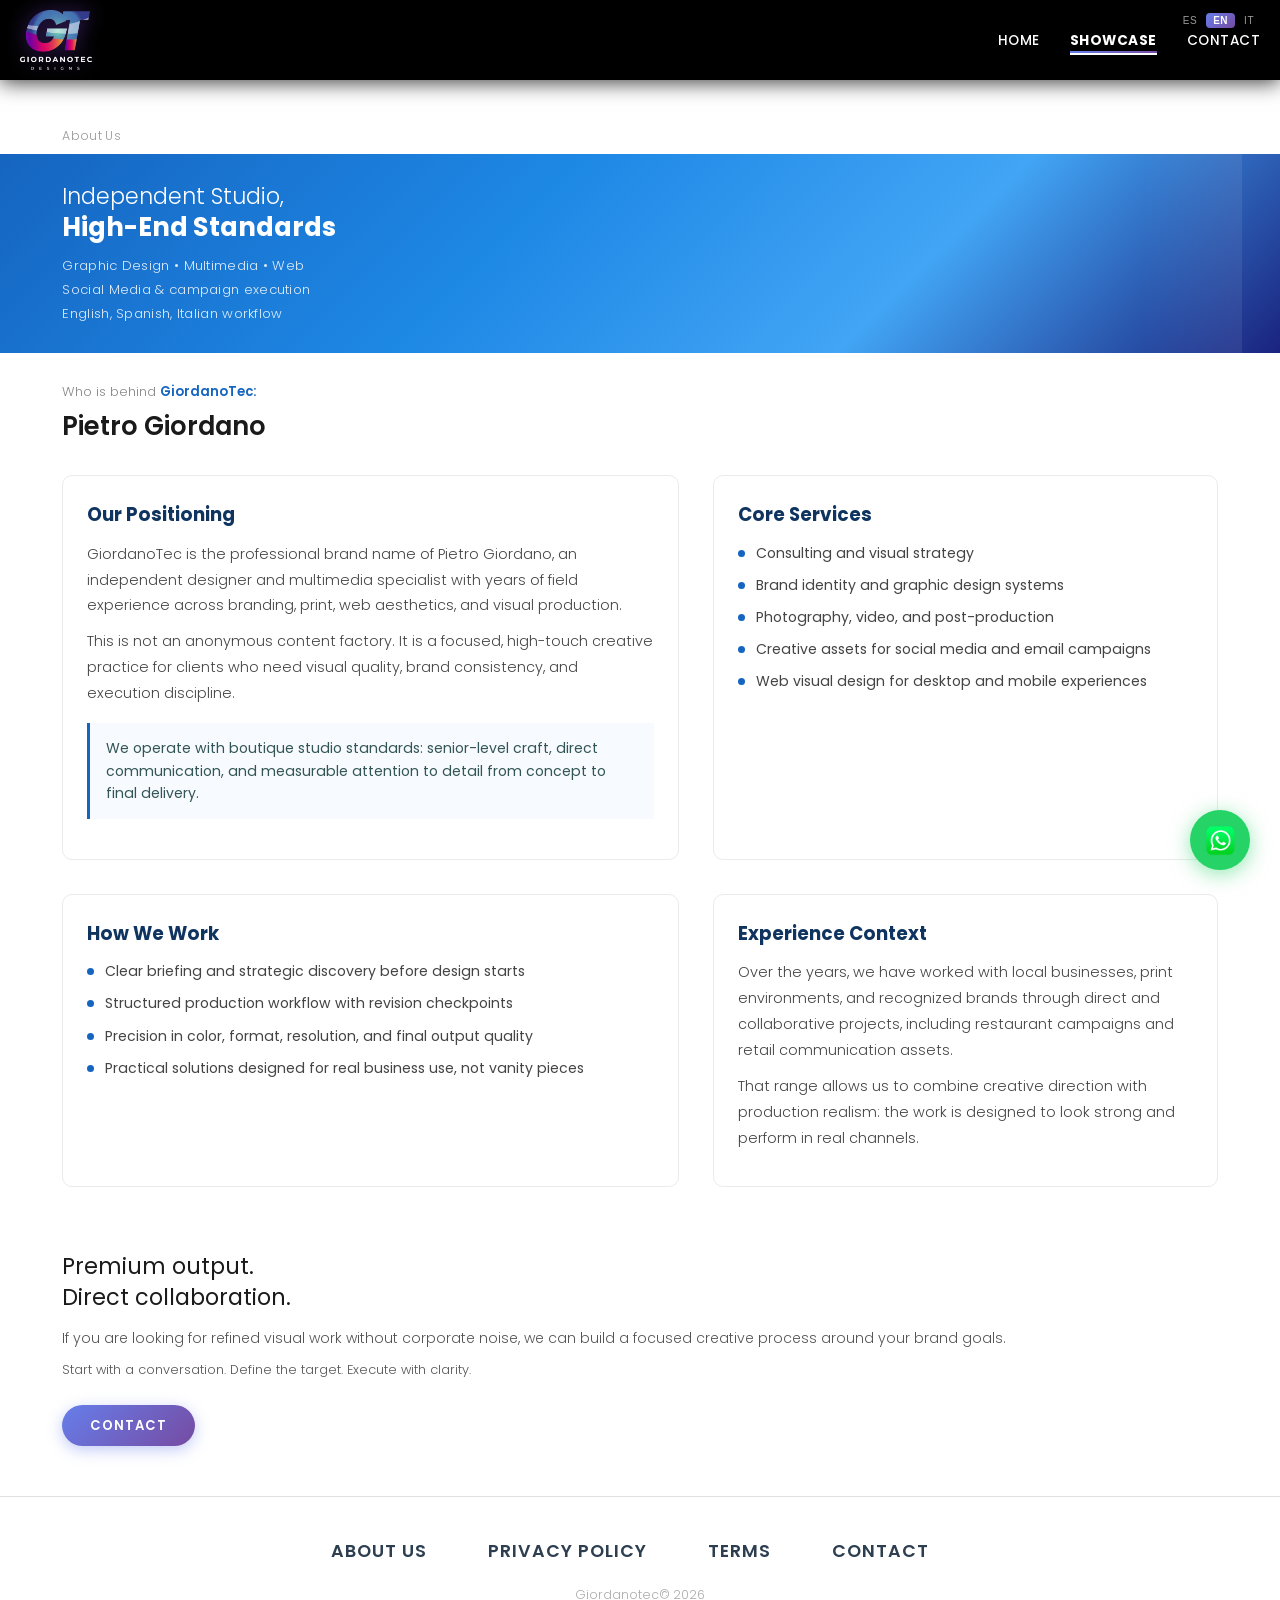
<file: about-us.html>
<!DOCTYPE html>
<html lang="en">
<head>
    <meta charset="UTF-8">
    <meta name="viewport" content="width=device-width, initial-scale=1.0">
    <meta name="description" content="About GiordanoTec — Independent high-end design practice led by Pietro Giordano.">
    <title>About Us — GiordanoTec</title>
    <link rel="stylesheet" href="styles.css">
    <link rel="stylesheet" href="gallery.css">
    <link rel="preconnect" href="https://fonts.googleapis.com">
    <link rel="preconnect" href="https://fonts.gstatic.com" crossorigin>
    <link href="https://fonts.googleapis.com/css2?family=Poppins:wght@300;400;600;700&family=Montserrat:wght@400;600;700&display=swap" rel="stylesheet">
    <link rel="stylesheet" href="https://cdnjs.cloudflare.com/ajax/libs/font-awesome/6.4.0/css/all.min.css">
</head>
<body class="gallery-page sat-page">

    <div id="site-header"></div>

    <main class="gallery-main">
        <div class="breadcrumb">
            <div class="gp-container">
                <span>About Us</span>
            </div>
        </div>

        <div class="editorial-banner">
            <div class="editorial-banner-inner">
                <div class="editorial-text">
                    <h2>Independent Studio,<br><strong>High-End Standards</strong></h2>
                    <ul>
                        <li>Graphic Design • Multimedia • Web</li>
                        <li>Social Media & campaign execution</li>
                        <li>English, Spanish, Italian workflow</li>
                    </ul>
                </div>
                <div class="editorial-visual">
                    <div class="wave-shape"></div>
                </div>
            </div>
        </div>

        <div class="gp-container">
            <div class="project-intro">
                <p class="from-concept">Who is behind <span>GiordanoTec:</span></p>
                <h1>Pietro Giordano</h1>
            </div>

            <div class="sat-grid">
                <section class="sat-card">
                    <h3>Our Positioning</h3>
                    <p>GiordanoTec is the professional brand name of Pietro Giordano, an independent designer and multimedia specialist with years of field experience across branding, print, web aesthetics, and visual production.</p>
                    <p>This is not an anonymous content factory. It is a focused, high-touch creative practice for clients who need visual quality, brand consistency, and execution discipline.</p>
                    <div class="sat-highlight">
                        We operate with boutique studio standards: senior-level craft, direct communication, and measurable attention to detail from concept to final delivery.
                    </div>
                </section>

                <section class="sat-card">
                    <h3>Core Services</h3>
                    <ul class="sat-list">
                        <li>Consulting and visual strategy</li>
                        <li>Brand identity and graphic design systems</li>
                        <li>Photography, video, and post-production</li>
                        <li>Creative assets for social media and email campaigns</li>
                        <li>Web visual design for desktop and mobile experiences</li>
                    </ul>
                </section>
            </div>

            <div class="sat-grid">
                <section class="sat-card">
                    <h3>How We Work</h3>
                    <ul class="sat-list">
                        <li>Clear briefing and strategic discovery before design starts</li>
                        <li>Structured production workflow with revision checkpoints</li>
                        <li>Precision in color, format, resolution, and final output quality</li>
                        <li>Practical solutions designed for real business use, not vanity pieces</li>
                    </ul>
                </section>

                <section class="sat-card">
                    <h3>Experience Context</h3>
                    <p>Over the years, we have worked with local businesses, print environments, and recognized brands through direct and collaborative projects, including restaurant campaigns and retail communication assets.</p>
                    <p>That range allows us to combine creative direction with production realism: the work is designed to look strong and perform in real channels.</p>
                </section>
            </div>

            <section class="gp-cta">
                <h2>Premium output.<br>Direct collaboration.</h2>
                <p>If you are looking for refined visual work without corporate noise, we can build a focused creative process around your brand goals.</p>
                <p class="gp-cta-sub">Start with a conversation. Define the target. Execute with clarity.</p>
                <a href="index.html#contact" class="btn btn-primary">CONTACT</a>
            </section>
        </div>
    </main>

    <section class="footer-banners">
        <div class="container">
            <div class="footer-banners-content">
                <a href="about-us.html" class="footer-banner-link">ABOUT US</a>
                <a href="privacy-policy.html" class="footer-banner-link">PRIVACY POLICY</a>
                <a href="terms-and-conditions.html" class="footer-banner-link">TERMS</a>
                <a href="index.html#contact" class="footer-banner-link">CONTACT</a>
            </div>
            <p class="footer-copy">Giordanotec&copy; <span class="auto-year"></span></p>
        </div>
    </section>

    <a href="https://wa.me/17863936274" class="whatsapp-float" target="_blank" aria-label="WhatsApp">
        <img src="images/whatsappicon.png" alt="WhatsApp">
    </a>

    <script src="script.js"></script>
</body>
</html>
</file>
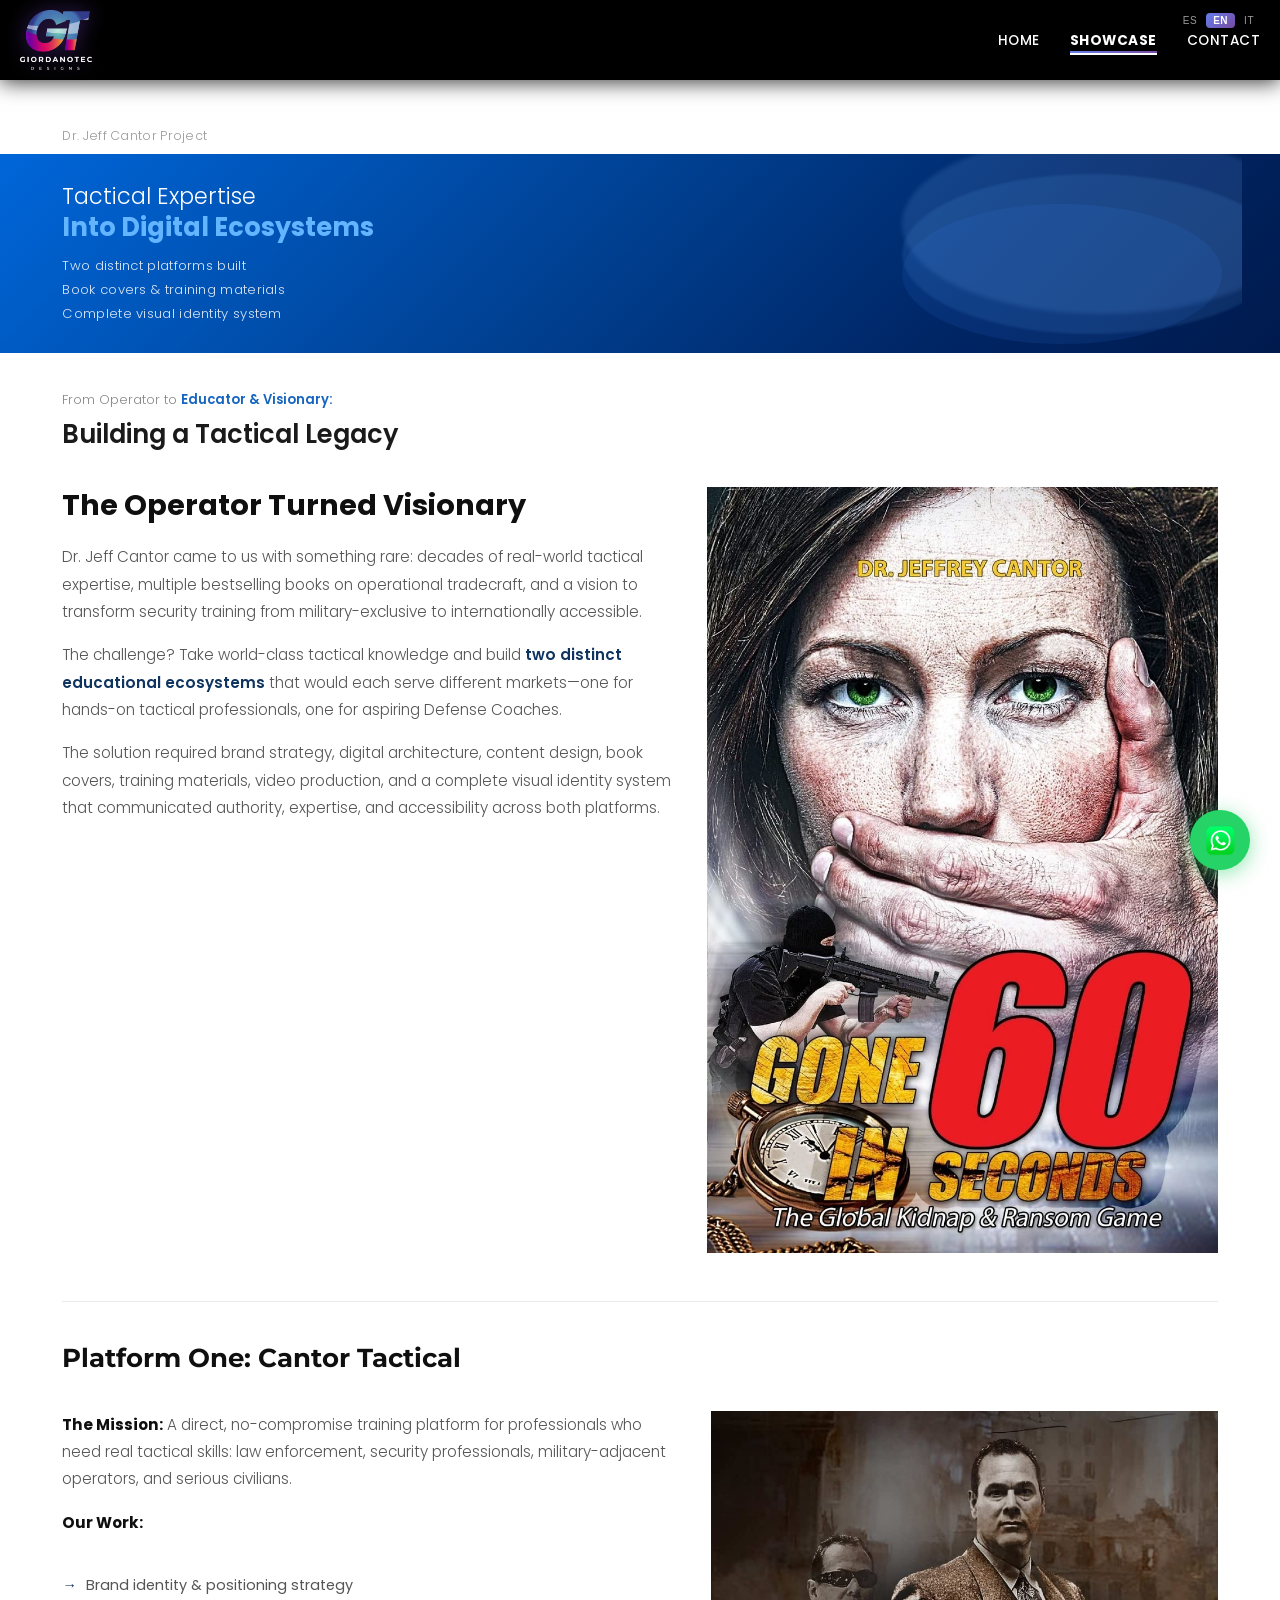
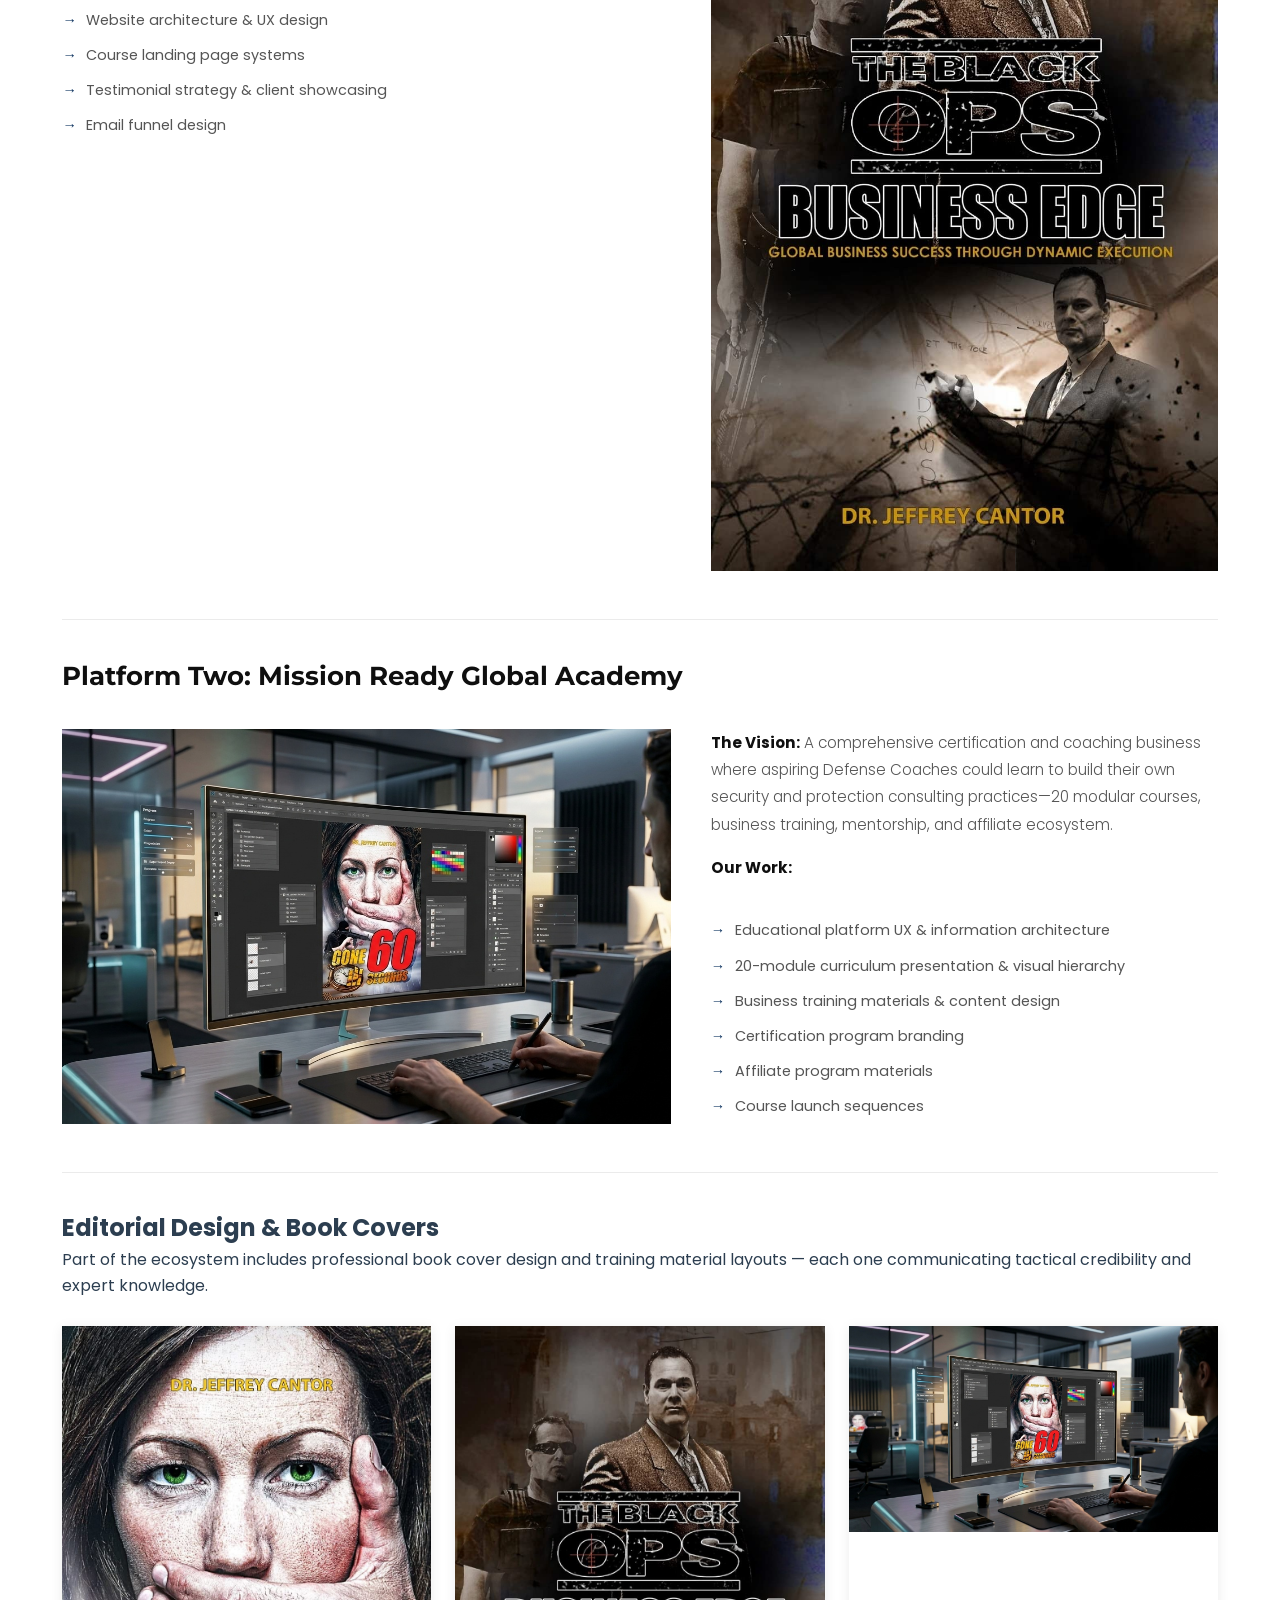
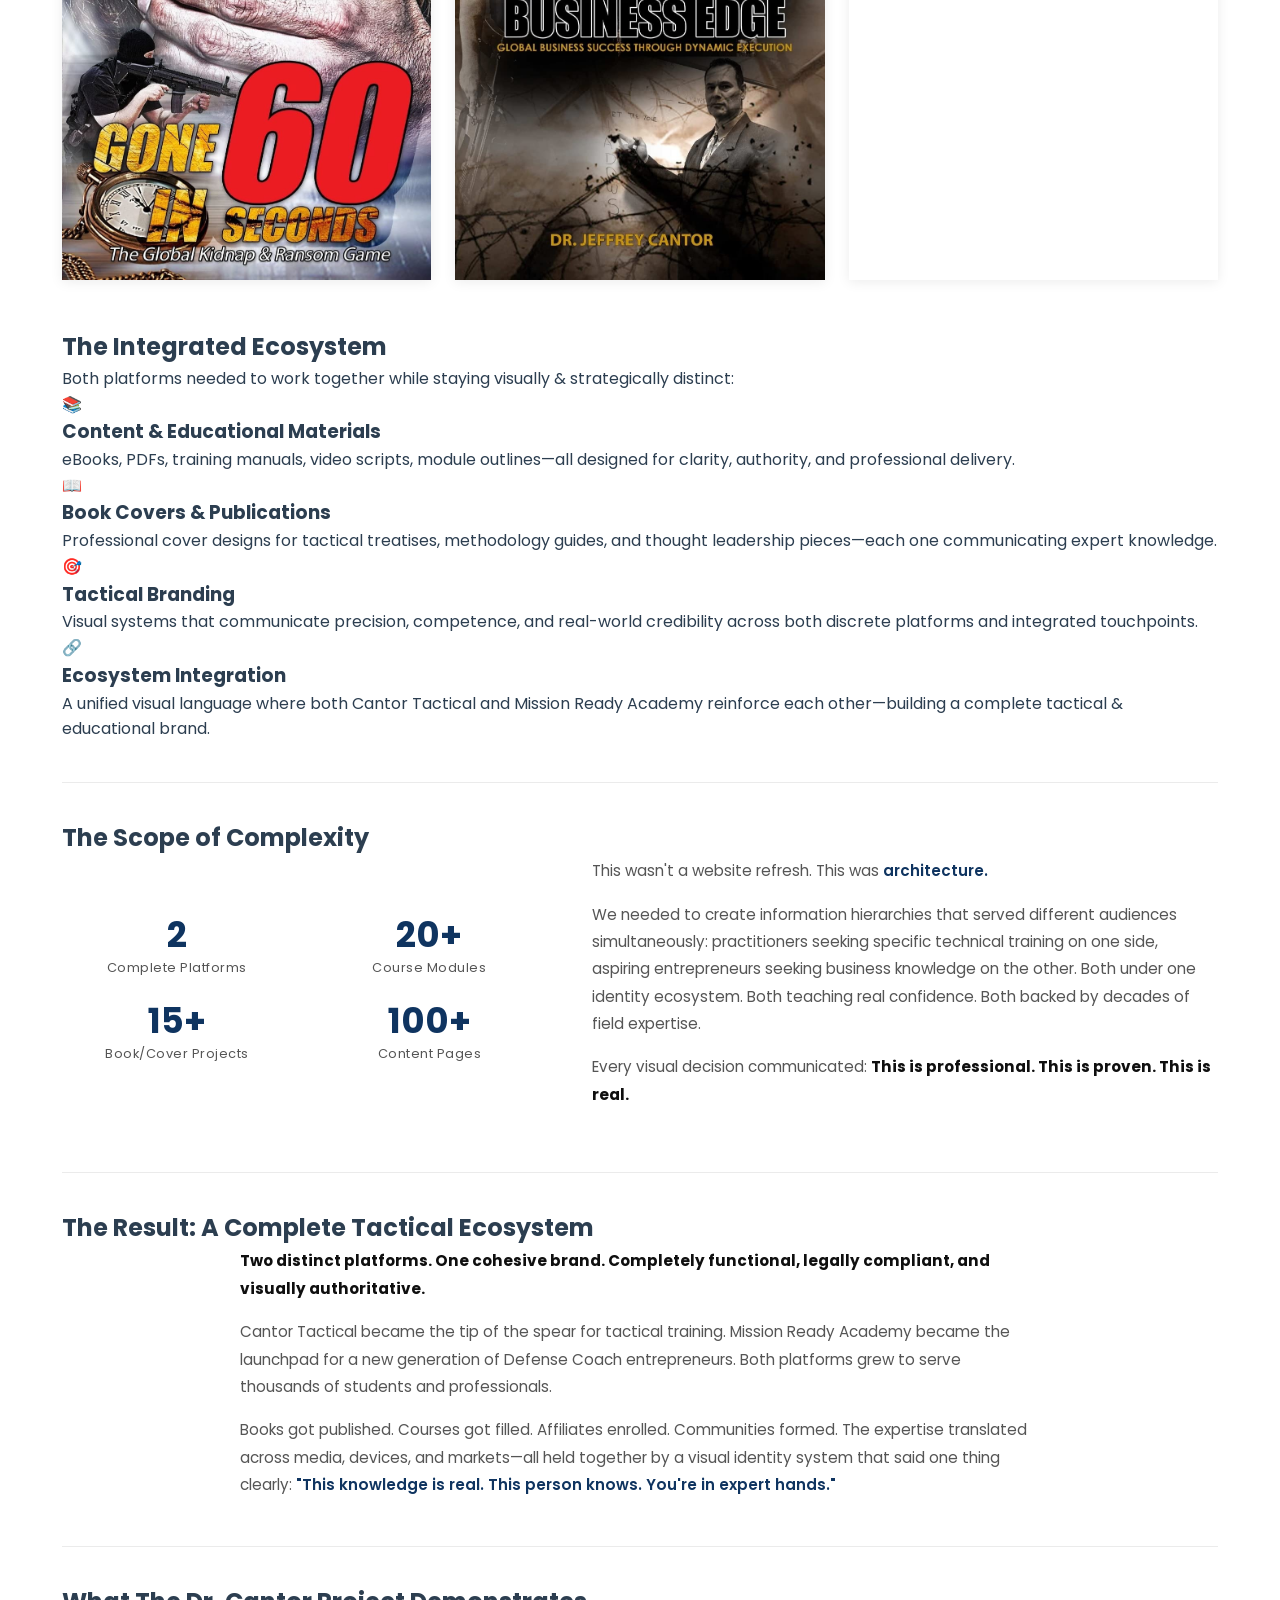
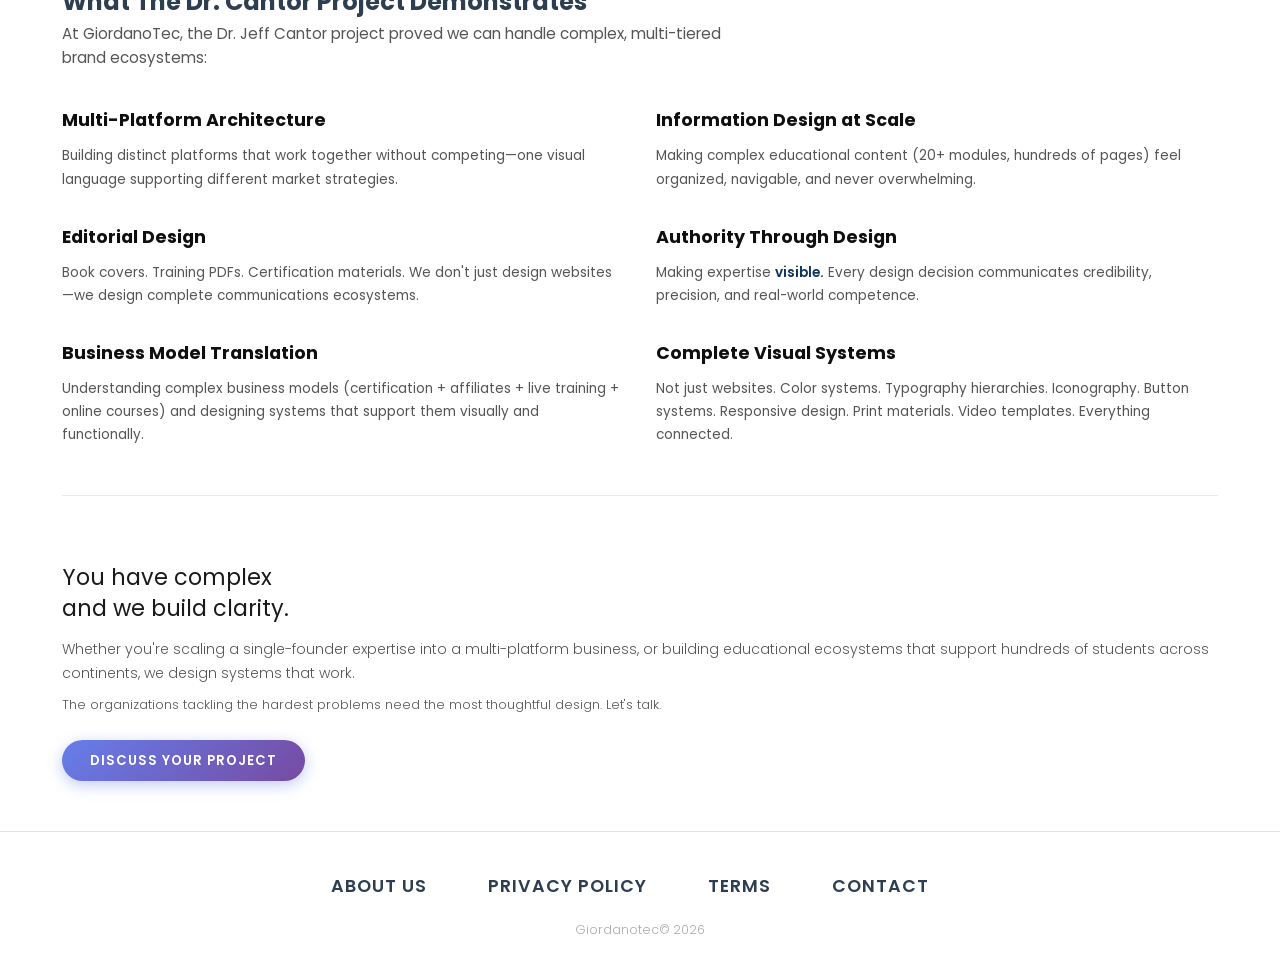
<file: dr-jeff-cantor.html>
<!DOCTYPE html>
<html lang="en">
<head>
    <meta charset="UTF-8">
    <meta name="viewport" content="width=device-width, initial-scale=1.0">
    <meta name="description" content="GiordanoTec — Dr. Jeff Cantor: Building Two Tactical Ecosystems from Elite Expertise">
    <title>Dr. Jeff Cantor Project — GiordanoTec</title>
    <link rel="stylesheet" href="styles.css">
    <link rel="stylesheet" href="gallery.css">
    <link rel="stylesheet" href="dr-jeff-cantor.css">
    <link rel="preconnect" href="https://fonts.googleapis.com">
    <link rel="preconnect" href="https://fonts.gstatic.com" crossorigin>
    <link href="https://fonts.googleapis.com/css2?family=Poppins:wght@300;400;600;700&family=Montserrat:wght@400;600;700&display=swap" rel="stylesheet">
    <link rel="stylesheet" href="https://cdnjs.cloudflare.com/ajax/libs/font-awesome/6.4.0/css/all.min.css">
</head>
<body class="gallery-page">

    <div id="site-header"></div>

    <!-- Page Content -->
    <main class="gallery-main">

        <!-- Breadcrumb -->
        <div class="breadcrumb">
            <div class="gp-container">
                <span>Dr. Jeff Cantor Project</span>
            </div>
        </div>

        <!-- Top Banner -->
        <div class="editorial-banner djc-banner">
            <div class="editorial-banner-inner">
                <div class="editorial-text">
                    <h2>Tactical Expertise<br><strong>Into Digital Ecosystems</strong></h2>
                    <ul>
                        <li>Two distinct platforms built</li>
                        <li>Book covers & training materials</li>
                        <li>Complete visual identity system</li>
                    </ul>
                </div>
                <div class="editorial-visual djc-banner-visual">
                    <div class="djc-wave-1"></div>
                    <div class="djc-wave-2"></div>
                    <div class="djc-wave-3"></div>
                </div>
            </div>
        </div>

        <!-- Project Content -->
        <div class="gp-container">

            <!-- Project Title -->
            <div class="project-intro">
                <p class="from-concept">From Operator to <span>Educator & Visionary:</span></p>
                <h1>Building a Tactical Legacy</h1>
            </div>

            <!-- ════════════════════════════════════════ -->
            <!-- SECTION 1: The Operator & The Mission -->
            <!-- ════════════════════════════════════════ -->
            <section class="gp-section djc-intro-block">
                <div class="gp-two-col">
                    <div class="gp-col-content">
                        <h2>The Operator Turned Visionary</h2>
                        <p>Dr. Jeff Cantor came to us with something rare: decades of real-world tactical expertise, multiple bestselling books on operational tradecraft, and a vision to transform security training from military-exclusive to internationally accessible.</p>
                        <p>The challenge? Take world-class tactical knowledge and build <em>two distinct educational ecosystems</em> that would each serve different markets—one for hands-on tactical professionals, one for aspiring Defense Coaches.</p>
                        <p>The solution required brand strategy, digital architecture, content design, book covers, training materials, video production, and a complete visual identity system that communicated authority, expertise, and accessibility across both platforms.</p>
                    </div>
                    <div class="gp-col-img">
                        <img src="images/jeffcantorbook1.jpeg" alt="Dr. Jeff Cantor Book Cover">
                    </div>
                </div>
            </section>

            <hr class="gp-divider">

            <!-- ════════════════════════════════════════ -->
            <!-- SECTION 2: CANTOR TACTICAL -->
            <!-- ════════════════════════════════════════ -->
            <section class="gp-section djc-platform-one">
                <h2 class="djc-platform-title">Platform One: Cantor Tactical</h2>
                <div class="gp-two-col">
                    <div class="gp-col-content">
                        <p><strong>The Mission:</strong> A direct, no-compromise training platform for professionals who need real tactical skills: law enforcement, security professionals, military-adjacent operators, and serious civilians.</p>
                        <p><strong>Our Work:</strong></p>
                        <ul class="djc-tasks">
                            <li>Brand identity & positioning strategy</li>
                            <li>Website architecture & UX design</li>
                            <li>Course landing page systems</li>
                            <li>Testimonial strategy & client showcasing</li>
                            <li>Email funnel design</li>
                        </ul>
                    </div>
                    <div class="gp-col-img">
                        <img src="images/jeffcantorbook2.jpeg" alt="Cantor Tactical Training Materials">
                    </div>
                </div>
            </section>

            <hr class="gp-divider">

            <!-- ════════════════════════════════════════ -->
            <!-- SECTION 3: MISSION READY ACADEMY -->
            <!-- ════════════════════════════════════════ -->
            <section class="gp-section djc-platform-two">
                <h2 class="djc-platform-title">Platform Two: Mission Ready Global Academy</h2>
                <div class="gp-two-col reverse">
                    <div class="gp-col-content">
                        <p><strong>The Vision:</strong> A comprehensive certification and coaching business where aspiring Defense Coaches could learn to build their own security and protection consulting practices—20 modular courses, business training, mentorship, and affiliate ecosystem.</p>
                        <p><strong>Our Work:</strong></p>
                        <ul class="djc-tasks">
                            <li>Educational platform UX & information architecture</li>
                            <li>20-module curriculum presentation & visual hierarchy</li>
                            <li>Business training materials & content design</li>
                            <li>Certification program branding</li>
                            <li>Affiliate program materials</li>
                            <li>Course launch sequences</li>
                        </ul>
                    </div>
                    <div class="gp-col-img">
                        <img src="images/jeffcantorbook3.jpeg" alt="Mission Ready Academy Certification">
                    </div>
                </div>
            </section>

            <hr class="gp-divider">

            <!-- ════════════════════════════════════════ -->
            <!-- SECTION 4: EDITORIAL & BOOK DESIGN -->
            <!-- ════════════════════════════════════════ -->
            <section class="gp-section djc-books-gallery">
                <h2 class="djc-section-title">Editorial Design & Book Covers</h2>
                <p class="djc-ecosystem-intro">Part of the ecosystem includes professional book cover design and training material layouts — each one communicating tactical credibility and expert knowledge.</p>
                <div class="djc-books-grid">
                    <div class="djc-book-item">
                        <img src="images/jeffcantorbook1.jpeg" alt="Jeff Cantor Book 1">
                    </div>
                    <div class="djc-book-item">
                        <img src="images/jeffcantorbook2.jpeg" alt="Jeff Cantor Book 2">
                    </div>
                    <div class="djc-book-item">
                        <img src="images/jeffcantorbook3.jpeg" alt="Jeff Cantor Book 3">
                    </div>
                </div>
            </section>
            <section class="gp-section djc-ecosystem">
                <h2 class="djc-section-title">The Integrated Ecosystem</h2>
                <p class="djc-ecosystem-intro">Both platforms needed to work together while staying visually & strategically distinct:</p>
                
                <div class="djc-ecosystem-grid">
                    <div class="djc-eco-card">
                        <div class="djc-eco-icon">📚</div>
                        <h3>Content & Educational Materials</h3>
                        <p>eBooks, PDFs, training manuals, video scripts, module outlines—all designed for clarity, authority, and professional delivery.</p>
                    </div>
                    <div class="djc-eco-card">
                        <div class="djc-eco-icon">📖</div>
                        <h3>Book Covers & Publications</h3>
                        <p>Professional cover designs for tactical treatises, methodology guides, and thought leadership pieces—each one communicating expert knowledge.</p>
                    </div>
                    <div class="djc-eco-card">
                        <div class="djc-eco-icon">🎯</div>
                        <h3>Tactical Branding</h3>
                        <p>Visual systems that communicate precision, competence, and real-world credibility across both discrete platforms and integrated touchpoints.</p>
                    </div>
                    <div class="djc-eco-card">
                        <div class="djc-eco-icon">🔗</div>
                        <h3>Ecosystem Integration</h3>
                        <p>A unified visual language where both Cantor Tactical and Mission Ready Academy reinforce each other—building a complete tactical & educational brand.</p>
                    </div>
                </div>
            </section>

            <hr class="gp-divider">

            <!-- ════════════════════════════════════════ -->
            <!-- SECTION 5: COMPLEXITY & SCOPE -->
            <!-- ════════════════════════════════════════ -->
            <section class="gp-section djc-complexity">
                <h2 class="djc-section-title">The Scope of Complexity</h2>
                <div class="djc-complexity-content">
                    <div class="djc-stats">
                        <div class="djc-stat-item">
                            <span class="djc-stat-number">2</span>
                            <span class="djc-stat-label">Complete Platforms</span>
                        </div>
                        <div class="djc-stat-item">
                            <span class="djc-stat-number">20+</span>
                            <span class="djc-stat-label">Course Modules</span>
                        </div>
                        <div class="djc-stat-item">
                            <span class="djc-stat-number">15+</span>
                            <span class="djc-stat-label">Book/Cover Projects</span>
                        </div>
                        <div class="djc-stat-item">
                            <span class="djc-stat-number">100+</span>
                            <span class="djc-stat-label">Content Pages</span>
                        </div>
                    </div>
                    <div class="djc-complexity-text">
                        <p>This wasn't a website refresh. This was <em>architecture.</em></p>
                        <p>We needed to create information hierarchies that served different audiences simultaneously: practitioners seeking specific technical training on one side, aspiring entrepreneurs seeking business knowledge on the other. Both under one identity ecosystem. Both teaching real confidence. Both backed by decades of field expertise.</p>
                        <p>Every visual decision communicated: <strong>This is professional. This is proven. This is real.</strong></p>
                    </div>
                </div>
            </section>

            <hr class="gp-divider">

            <!-- ════════════════════════════════════════ -->
            <!-- SECTION 6: THE RESULT -->
            <!-- ════════════════════════════════════════ -->
            <section class="gp-section djc-result">
                <h2 class="djc-section-title">The Result: A Complete Tactical Ecosystem</h2>
                <div class="djc-result-content">
                    <p><strong>Two distinct platforms. One cohesive brand. Completely functional, legally compliant, and visually authoritative.</strong></p>
                    <p>Cantor Tactical became the tip of the spear for tactical training. Mission Ready Academy became the launchpad for a new generation of Defense Coach entrepreneurs. Both platforms grew to serve thousands of students and professionals.</p>
                    <p>Books got published. Courses got filled. Affiliates enrolled. Communities formed. The expertise translated across media, devices, and markets—all held together by a visual identity system that said one thing clearly: <em>"This knowledge is real. This person knows. You're in expert hands."</em></p>
                </div>
            </section>

            <hr class="gp-divider">

            <!-- ════════════════════════════════════════ -->
            <!-- SECTION 7: WHAT THIS TEACHES US -->
            <!-- ════════════════════════════════════════ -->
            <section class="gp-section djc-capability">
                <h2 class="djc-section-title">What The Dr. Cantor Project Demonstrates</h2>
                <p class="djc-intro-statement">At GiordanoTec, the Dr. Jeff Cantor project proved we can handle complex, multi-tiered brand ecosystems:</p>
                
                <div class="djc-capabilities-list">
                    <div class="djc-cap-item">
                        <h3>Multi-Platform Architecture</h3>
                        <p>Building distinct platforms that work together without competing—one visual language supporting different market strategies.</p>
                    </div>
                    <div class="djc-cap-item">
                        <h3>Information Design at Scale</h3>
                        <p>Making complex educational content (20+ modules, hundreds of pages) feel organized, navigable, and never overwhelming.</p>
                    </div>
                    <div class="djc-cap-item">
                        <h3>Editorial Design</h3>
                        <p>Book covers. Training PDFs. Certification materials. We don't just design websites—we design complete communications ecosystems.</p>
                    </div>
                    <div class="djc-cap-item">
                        <h3>Authority Through Design</h3>
                        <p>Making expertise <em>visible.</em> Every design decision communicates credibility, precision, and real-world competence.</p>
                    </div>
                    <div class="djc-cap-item">
                        <h3>Business Model Translation</h3>
                        <p>Understanding complex business models (certification + affiliates + live training + online courses) and designing systems that support them visually and functionally.</p>
                    </div>
                    <div class="djc-cap-item">
                        <h3>Complete Visual Systems</h3>
                        <p>Not just websites. Color systems. Typography hierarchies. Iconography. Button systems. Responsive design. Print materials. Video templates. Everything connected.</p>
                    </div>
                </div>
            </section>

            <hr class="gp-divider">

            <!-- CTA -->
            <section class="gp-cta">
                <h2>You have complex<br>and we build clarity.</h2>
                <p>Whether you're scaling a single-founder expertise into a multi-platform business, or building educational ecosystems that support hundreds of students across continents, we design systems that work.</p>
                <p class="gp-cta-sub">The organizations tackling the hardest problems need the most thoughtful design. Let's talk.</p>
                <a href="index.html#contact" class="btn btn-primary">DISCUSS YOUR PROJECT</a>
            </section>

        </div><!-- /gp-container -->
    </main>

    <!-- Footer Banners -->
    <section class="footer-banners">
        <div class="container">
            <div class="footer-banners-content">
                <a href="about-us.html" class="footer-banner-link">ABOUT US</a>
                <a href="privacy-policy.html" class="footer-banner-link">PRIVACY POLICY</a>
                <a href="terms-and-conditions.html" class="footer-banner-link">TERMS</a>
                <a href="index.html#contact" class="footer-banner-link">CONTACT</a>
            </div>
            <p class="footer-copy">Giordanotec&copy; <span class="auto-year"></span></p>
        </div>
    </section>

    <!-- WhatsApp Button -->
    <a href="https://wa.me/17863936274" class="whatsapp-float" target="_blank" aria-label="WhatsApp">
        <img src="images/whatsappicon.png" alt="WhatsApp">
    </a>

    <script src="script.js"></script>
</body>
</html>
</file>
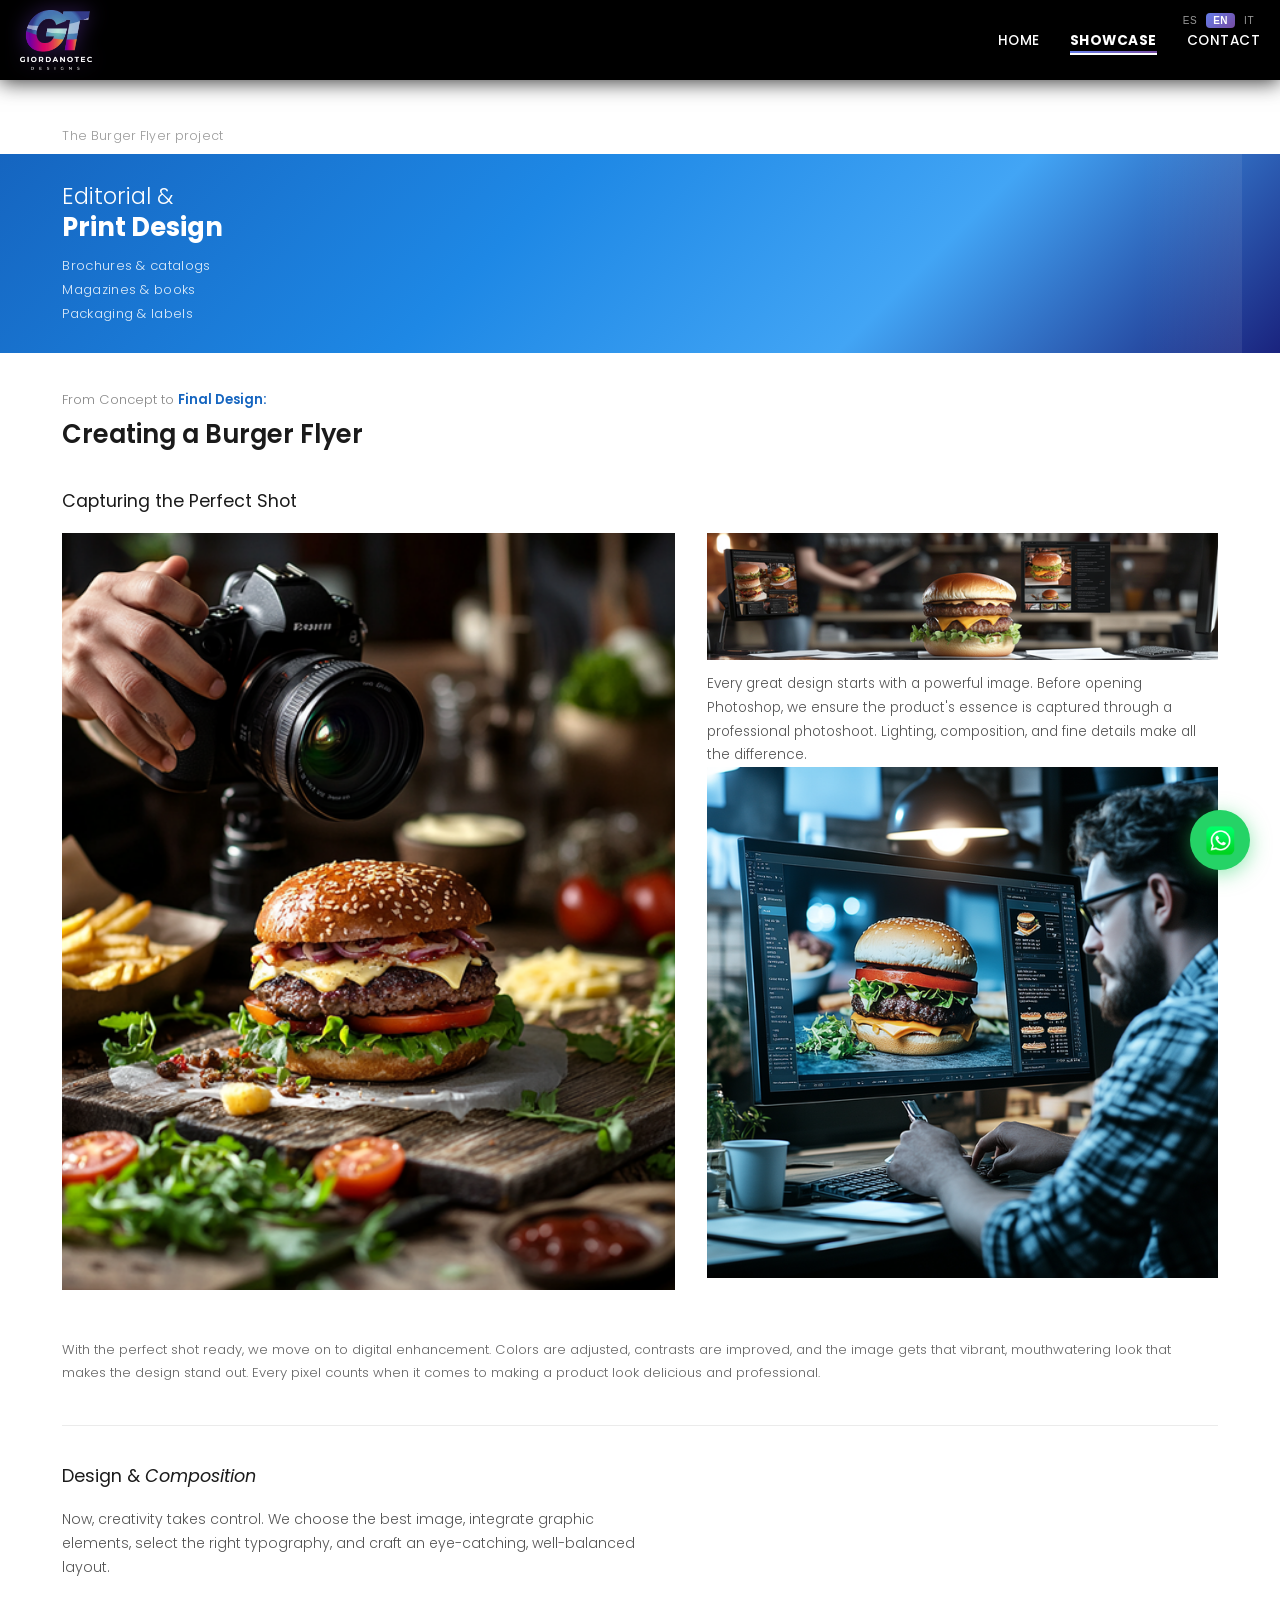
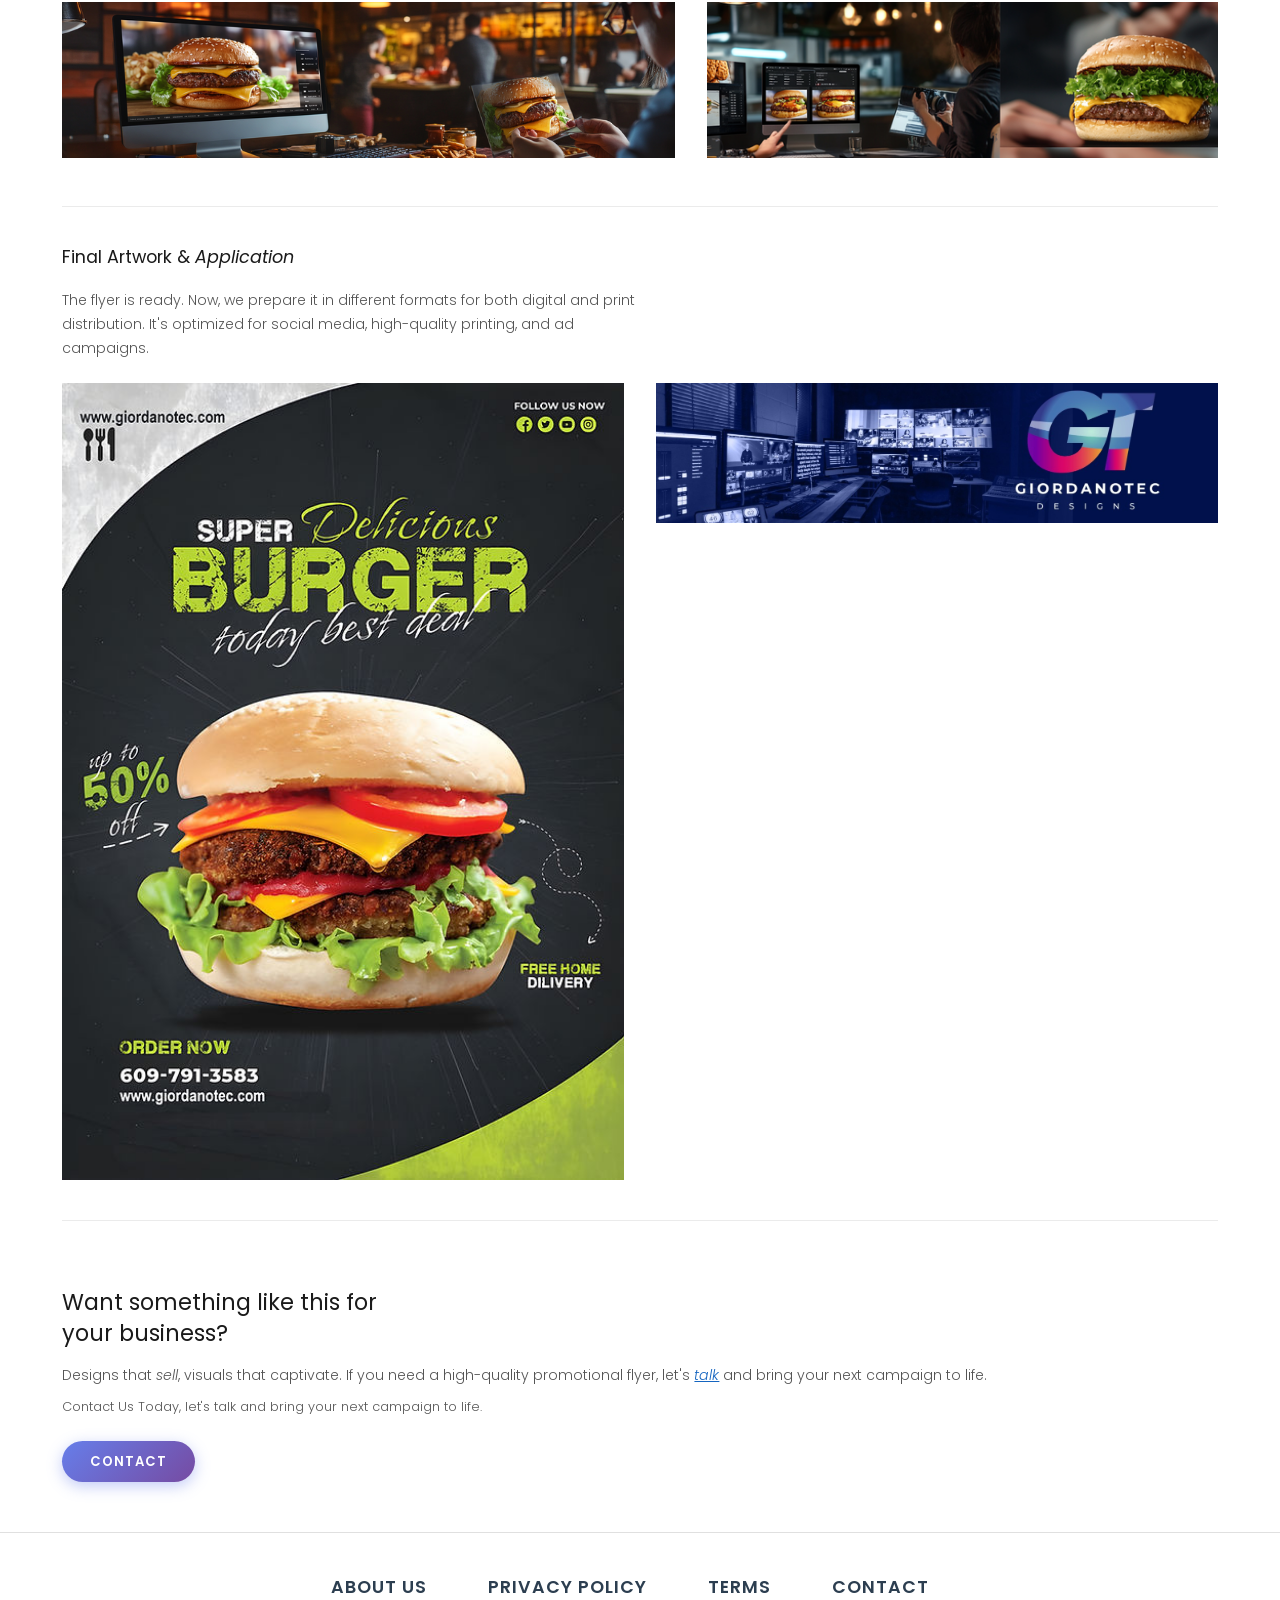
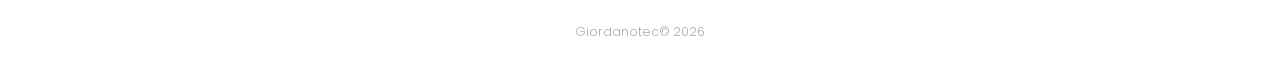
<file: gallery.html>
<!DOCTYPE html>
<html lang="en">
<head>
    <meta charset="UTF-8">
    <meta name="viewport" content="width=device-width, initial-scale=1.0">
    <meta name="description" content="GiordanoTec Gallery - The Burger Flyer Project: From Concept to Final Design">
    <title>Gallery | The Burger Flyer Project — GiordanoTec</title>
    <link rel="stylesheet" href="styles.css">
    <link rel="stylesheet" href="gallery.css">
    <link rel="preconnect" href="https://fonts.googleapis.com">
    <link rel="preconnect" href="https://fonts.gstatic.com" crossorigin>
    <link href="https://fonts.googleapis.com/css2?family=Poppins:wght@300;400;600;700&family=Montserrat:wght@400;600;700&display=swap" rel="stylesheet">
    <link rel="stylesheet" href="https://cdnjs.cloudflare.com/ajax/libs/font-awesome/6.4.0/css/all.min.css">
</head>
<body class="gallery-page">

    <div id="site-header"></div>

    <!-- Page Content -->
    <main class="gallery-main">

        <!-- Breadcrumb -->
        <div class="breadcrumb">
            <div class="gp-container">
                <span>The Burger Flyer project</span>
            </div>
        </div>

        <!-- Top Editorial Banner -->
        <div class="editorial-banner">
            <div class="editorial-banner-inner">
                <div class="editorial-text">
                    <h2>Editorial &<br><strong>Print Design</strong></h2>
                    <ul>
                        <li>Brochures &amp; catalogs</li>
                        <li>Magazines &amp; books</li>
                        <li>Packaging &amp; labels</li>
                    </ul>
                </div>
                <div class="editorial-visual">
                    <div class="wave-shape"></div>
                </div>
            </div>
        </div>

        <!-- Project Content -->
        <div class="gp-container">

            <!-- Project Title -->
            <div class="project-intro">
                <p class="from-concept">From Concept to <span>Final Design:</span></p>
                <h1>Creating a Burger Flyer</h1>
            </div>

            <!-- Section 1: Capturing the Shot -->
            <section class="gp-section">
                <h2 class="gp-section-title">Capturing the Perfect Shot</h2>
                <div class="gp-two-col">
                    <div class="gp-col-img">
                        <img src="images/burger01.png" alt="Burger Photography Setup">
                    </div>
                    <div class="gp-col-content">
                        <img src="images/burger02.png" alt="Burger Close Up">
                        <p>Every great design starts with a powerful image. Before opening Photoshop, we ensure the product's essence is captured through a professional photoshoot. Lighting, composition, and fine details make all the difference.</p>
                        <img src="images/burger03.png" alt="Burger Being Photographed">
                    </div>
                </div>
                <p class="gp-caption">With the perfect shot ready, we move on to digital enhancement. Colors are adjusted, contrasts are improved, and the image gets that vibrant, mouthwatering look that makes the design stand out. Every pixel counts when it comes to making a product look delicious and professional.</p>
            </section>

            <!-- Divider -->
            <hr class="gp-divider">

            <!-- Section 2: Design & Composition -->
            <section class="gp-section">
                <h2 class="gp-section-title">Design &amp; <span>Composition</span></h2>
                <p class="gp-lead">Now, creativity takes control. We choose the best image, integrate graphic elements, select the right typography, and craft an eye-catching, well-balanced layout.</p>

                <div class="gp-two-col">
                    <div class="gp-col-img">
                        <img src="images/burger04.png" alt="Burger Final Design">
                    </div>
                    <div class="gp-col-content">
                        <img src="images/burger05.png" alt="Burger Flyer Final">
                    </div>
                </div>
            </section>

            <!-- Divider -->
            <hr class="gp-divider">

            <!-- Section 3: Final Artwork -->
            <section class="gp-section">
                <h2 class="gp-section-title">Final Artwork &amp; <span>Application</span></h2>
                <p class="gp-lead">The flyer is ready. Now, we prepare it in different formats for both digital and print distribution. It's optimized for social media, high-quality printing, and ad campaigns.</p>

                <div class="gp-final-grid">
                    <img src="images/burger06.jpg" alt="Final Product Display">
                    <img src="images/banner04.jpg" alt="Final Application">
                </div>
            </section>

            <!-- Divider -->
            <hr class="gp-divider">

            <!-- CTA Section -->
            <section class="gp-cta">
                <h2>Want something like this for<br>your business?</h2>
                <p>Designs that <em>sell</em>, visuals that captivate. If you need a high-quality promotional flyer, let's <a href="index.html#contact">talk</a> and bring your next campaign to life.</p>
                <p class="gp-cta-sub">Contact Us Today, let's talk and bring your next campaign to life.</p>
                <a href="index.html#contact" class="btn btn-primary">CONTACT</a>
            </section>

        </div><!-- /gp-container -->
    </main>

    <!-- Footer Banners -->
    <section class="footer-banners">
        <div class="container">
            <div class="footer-banners-content">
                <a href="about-us.html" class="footer-banner-link">ABOUT US</a>
                <a href="privacy-policy.html" class="footer-banner-link">PRIVACY POLICY</a>
                <a href="terms-and-conditions.html" class="footer-banner-link">TERMS</a>
                <a href="index.html#contact" class="footer-banner-link">CONTACT</a>
            </div>
            <p class="footer-copy">Giordanotec&copy; <span class="auto-year"></span></p>
        </div>
    </section>

    <!-- WhatsApp Button -->
    <a href="https://wa.me/17863936274" class="whatsapp-float" target="_blank" aria-label="WhatsApp">
        <img src="images/whatsappicon.png" alt="WhatsApp">
    </a>

    <script src="script.js"></script>
</body>
</html>
</file>
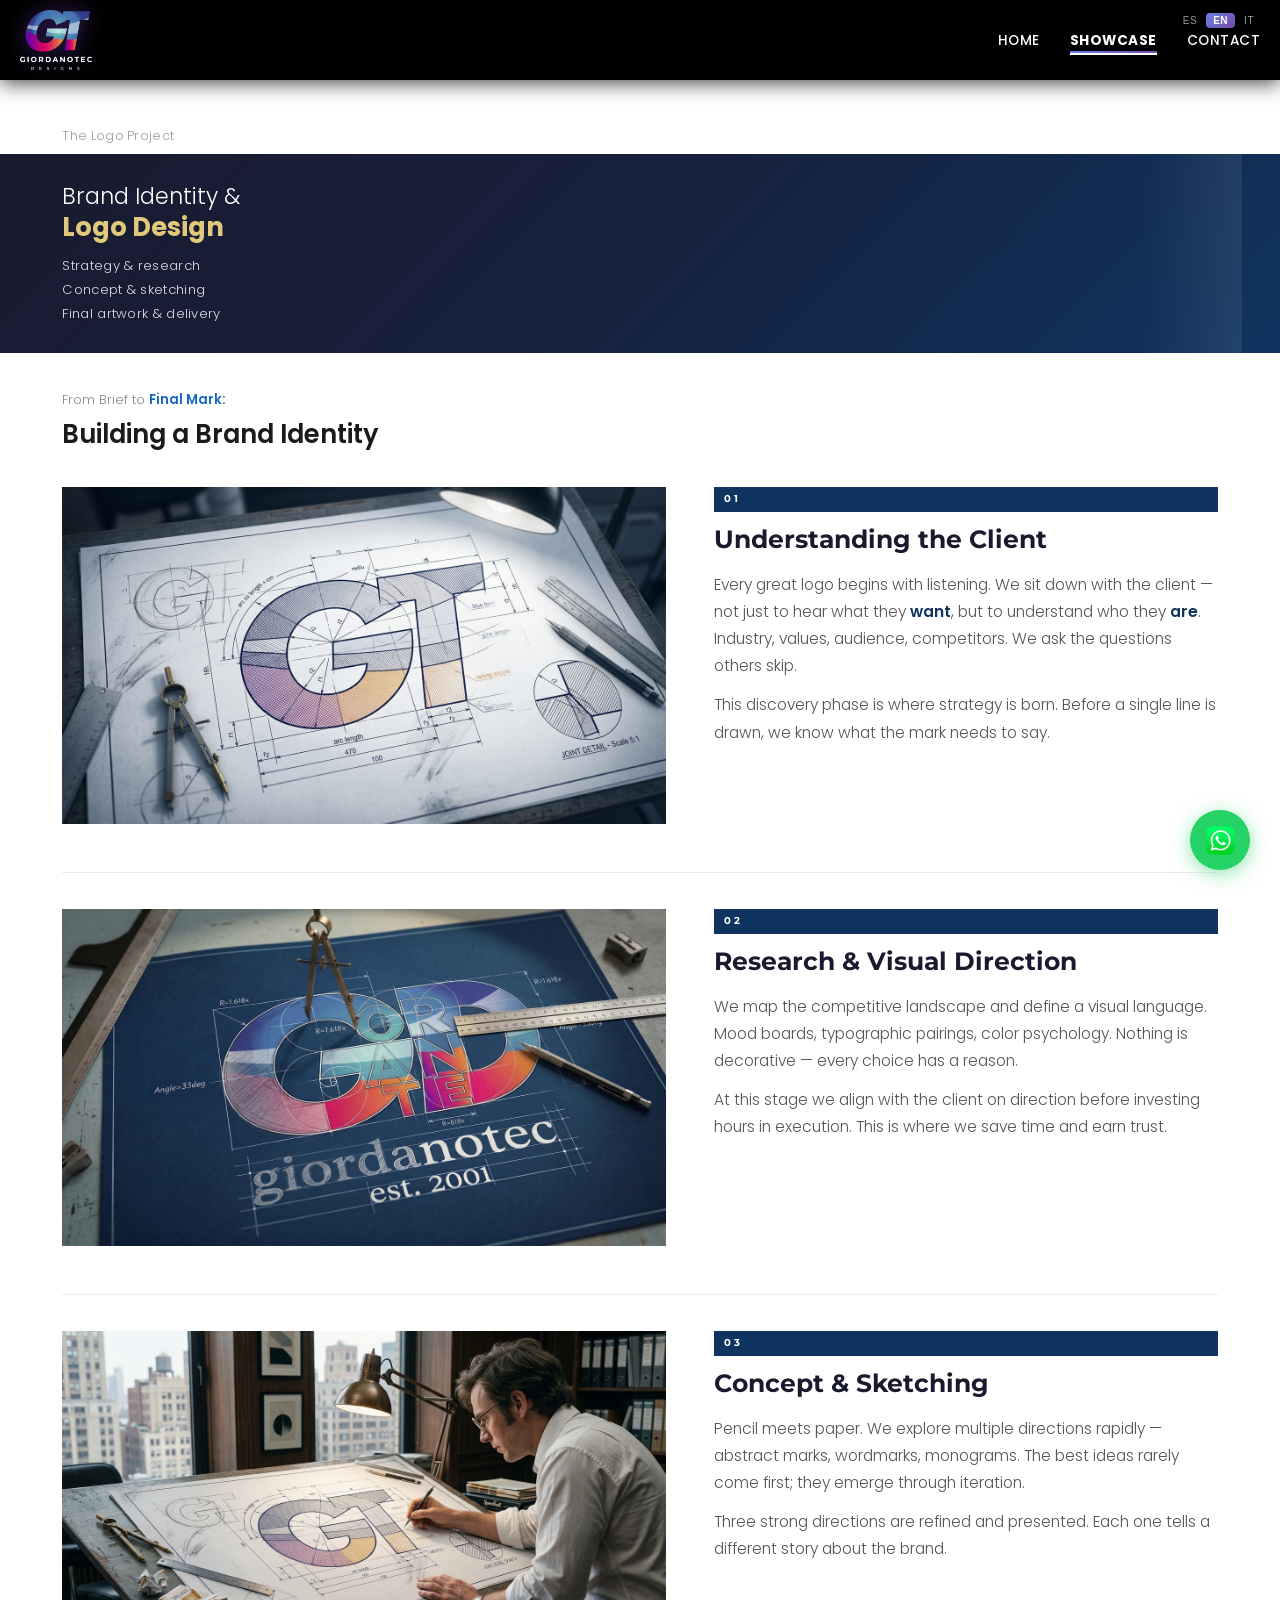
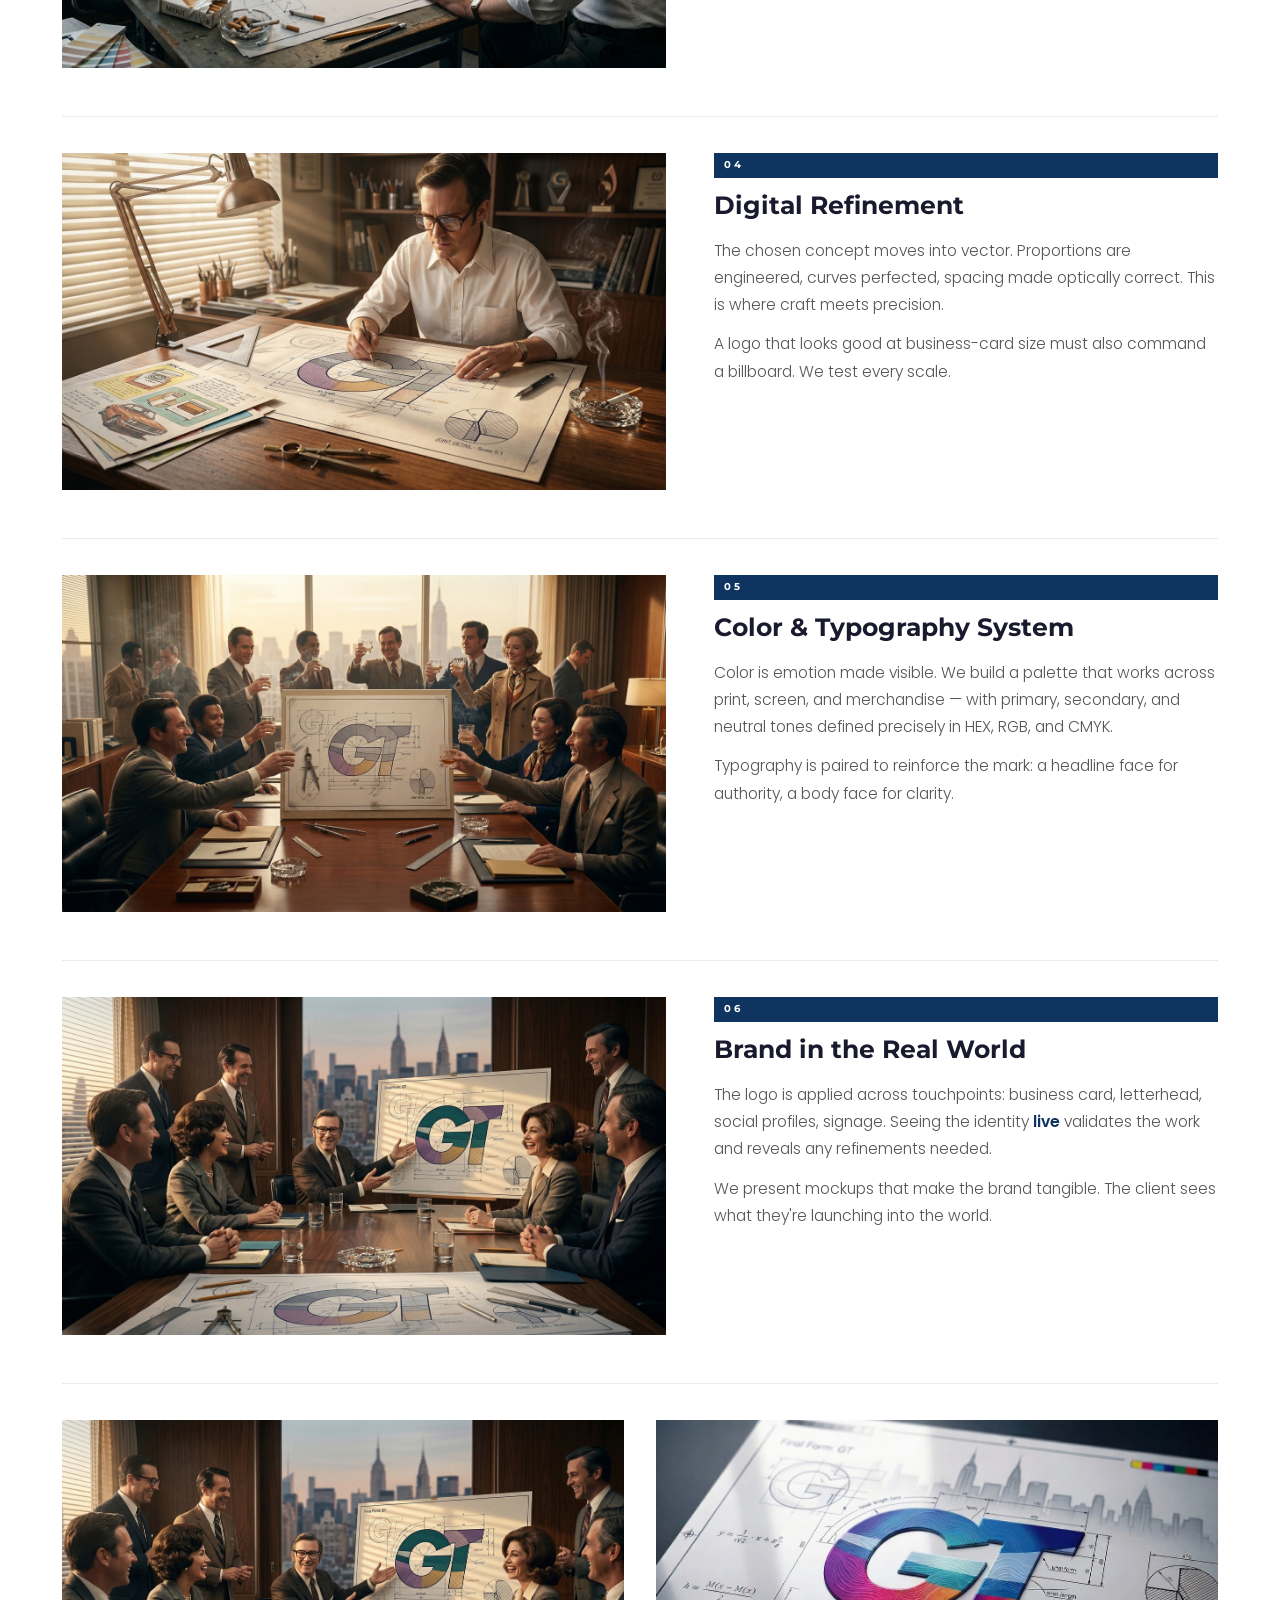
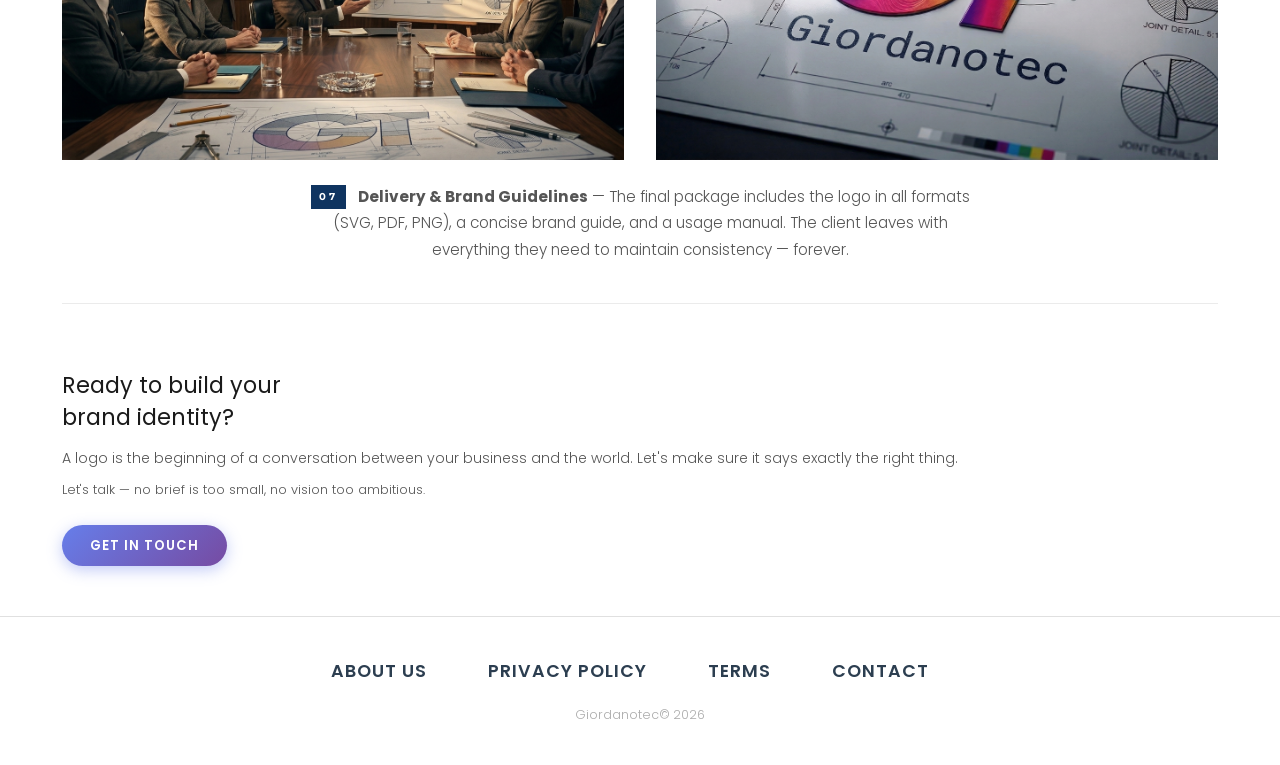
<file: logo-project.html>
<!DOCTYPE html>
<html lang="en">
<head>
    <meta charset="UTF-8">
    <meta name="viewport" content="width=device-width, initial-scale=1.0">
    <meta name="description" content="GiordanoTec — The Logo Project: Brand Identity from Concept to Final Artwork">
    <title>The Logo Project — GiordanoTec</title>
    <link rel="stylesheet" href="styles.css">
    <link rel="stylesheet" href="gallery.css">
    <link rel="stylesheet" href="logo-project.css">
    <link rel="preconnect" href="https://fonts.googleapis.com">
    <link rel="preconnect" href="https://fonts.gstatic.com" crossorigin>
    <link href="https://fonts.googleapis.com/css2?family=Poppins:wght@300;400;600;700&family=Montserrat:wght@400;600;700&display=swap" rel="stylesheet">
    <link rel="stylesheet" href="https://cdnjs.cloudflare.com/ajax/libs/font-awesome/6.4.0/css/all.min.css">
</head>
<body class="gallery-page">

    <div id="site-header"></div>

    <!-- Page Content -->
    <main class="gallery-main">

        <!-- Breadcrumb -->
        <div class="breadcrumb">
            <div class="gp-container">
                <span>The Logo Project</span>
            </div>
        </div>

        <!-- Top Banner -->
        <div class="editorial-banner lp-banner">
            <div class="editorial-banner-inner">
                <div class="editorial-text">
                    <h2>Brand Identity &<br><strong>Logo Design</strong></h2>
                    <ul>
                        <li>Strategy &amp; research</li>
                        <li>Concept &amp; sketching</li>
                        <li>Final artwork &amp; delivery</li>
                    </ul>
                </div>
                <div class="editorial-visual">
                    <div class="wave-shape"></div>
                </div>
            </div>
        </div>

        <!-- Project Content -->
        <div class="gp-container">

            <!-- Project Title -->
            <div class="project-intro">
                <p class="from-concept">From Brief to <span>Final Mark:</span></p>
                <h1>Building a Brand Identity</h1>
            </div>

            <!-- Block 1: The Brief — img LEFT, text RIGHT -->
            <section class="gp-section lp-zigzag">
                <div class="lp-row">
                    <div class="lp-img">
                        <img src="images/logoconst.jpg" alt="Client brief and discovery session">
                    </div>
                    <div class="lp-text">
                        <span class="lp-step">01</span>
                        <h2>Understanding the Client</h2>
                        <p>Every great logo begins with listening. We sit down with the client — not just to hear what they <em>want</em>, but to understand who they <em>are</em>. Industry, values, audience, competitors. We ask the questions others skip.</p>
                        <p>This discovery phase is where strategy is born. Before a single line is drawn, we know what the mark needs to say.</p>
                    </div>
                </div>
            </section>

            <hr class="gp-divider">

            <!-- Block 2: Research & Reference — text LEFT, img RIGHT -->
            <section class="gp-section lp-zigzag lp-reverse">
                <div class="lp-row">
                    <div class="lp-text">
                        <span class="lp-step">02</span>
                        <h2>Research &amp; Visual Direction</h2>
                        <p>We map the competitive landscape and define a visual language. Mood boards, typographic pairings, color psychology. Nothing is decorative — every choice has a reason.</p>
                        <p>At this stage we align with the client on direction before investing hours in execution. This is where we save time and earn trust.</p>
                    </div>
                    <div class="lp-img">
                        <img src="images/logoconst2.jpg" alt="Mood board and visual research">
                    </div>
                </div>
            </section>

            <hr class="gp-divider">

            <!-- Block 3: Sketching — img LEFT, text RIGHT -->
            <section class="gp-section lp-zigzag">
                <div class="lp-row">
                    <div class="lp-img">
                        <img src="images/logoconst3.jpg" alt="Initial sketches and concept exploration">
                    </div>
                    <div class="lp-text">
                        <span class="lp-step">03</span>
                        <h2>Concept &amp; Sketching</h2>
                        <p>Pencil meets paper. We explore multiple directions rapidly — abstract marks, wordmarks, monograms. The best ideas rarely come first; they emerge through iteration.</p>
                        <p>Three strong directions are refined and presented. Each one tells a different story about the brand.</p>
                    </div>
                </div>
            </section>

            <hr class="gp-divider">

            <!-- Block 4: Digital Refinement — text LEFT, img RIGHT -->
            <section class="gp-section lp-zigzag lp-reverse">
                <div class="lp-row">
                    <div class="lp-text">
                        <span class="lp-step">04</span>
                        <h2>Digital Refinement</h2>
                        <p>The chosen concept moves into vector. Proportions are engineered, curves perfected, spacing made optically correct. This is where craft meets precision.</p>
                        <p>A logo that looks good at business-card size must also command a billboard. We test every scale.</p>
                    </div>
                    <div class="lp-img">
                        <img src="images/logoconst4.jpg" alt="Digital vector refinement in progress">
                    </div>
                </div>
            </section>

            <hr class="gp-divider">

            <!-- Block 5: Color & Typography — img LEFT, text RIGHT -->
            <section class="gp-section lp-zigzag">
                <div class="lp-row">
                    <div class="lp-img">
                        <img src="images/logoconst5.jpg" alt="Color palette and typography system">
                    </div>
                    <div class="lp-text">
                        <span class="lp-step">05</span>
                        <h2>Color &amp; Typography System</h2>
                        <p>Color is emotion made visible. We build a palette that works across print, screen, and merchandise — with primary, secondary, and neutral tones defined precisely in HEX, RGB, and CMYK.</p>
                        <p>Typography is paired to reinforce the mark: a headline face for authority, a body face for clarity.</p>
                    </div>
                </div>
            </section>

            <hr class="gp-divider">

            <!-- Block 6: Applications — text LEFT, img RIGHT -->
            <section class="gp-section lp-zigzag lp-reverse">
                <div class="lp-row">
                    <div class="lp-text">
                        <span class="lp-step">06</span>
                        <h2>Brand in the Real World</h2>
                        <p>The logo is applied across touchpoints: business card, letterhead, social profiles, signage. Seeing the identity <em>live</em> validates the work and reveals any refinements needed.</p>
                        <p>We present mockups that make the brand tangible. The client sees what they're launching into the world.</p>
                    </div>
                    <div class="lp-img">
                        <img src="images/logoconst6.jpg" alt="Brand identity applied to real-world materials">
                    </div>
                </div>
            </section>

            <hr class="gp-divider">

            <!-- Block 7: Final Presentation — full image + caption -->
            <section class="gp-section">
                <div class="lp-full-row">
                    <div class="lp-full-img">
                        <img src="images/logoconst7.jpg" alt="Final logo presentation">
                    </div>
                    <div class="lp-full-img">
                        <img src="images/logoconst8.jpg" alt="Brand guidelines delivered">
                    </div>
                </div>
                <p class="gp-caption lp-caption-center">
                    <span class="lp-step-inline">07</span>
                    <strong>Delivery &amp; Brand Guidelines</strong> — The final package includes the logo in all formats (SVG, PDF, PNG), a concise brand guide, and a usage manual. The client leaves with everything they need to maintain consistency — forever.
                </p>
            </section>

            <hr class="gp-divider">

            <!-- CTA -->
            <section class="gp-cta">
                <h2>Ready to build your<br>brand identity?</h2>
                <p>A logo is the beginning of a conversation between your business and the world. Let's make sure it says exactly the right thing.</p>
                <p class="gp-cta-sub">Let's talk — no brief is too small, no vision too ambitious.</p>
                <a href="index.html#contact" class="btn btn-primary">GET IN TOUCH</a>
            </section>

        </div><!-- /gp-container -->
    </main>

    <!-- Footer Banners -->
    <section class="footer-banners">
        <div class="container">
            <div class="footer-banners-content">
                <a href="about-us.html" class="footer-banner-link">ABOUT US</a>
                <a href="privacy-policy.html" class="footer-banner-link">PRIVACY POLICY</a>
                <a href="terms-and-conditions.html" class="footer-banner-link">TERMS</a>
                <a href="index.html#contact" class="footer-banner-link">CONTACT</a>
            </div>
            <p class="footer-copy">Giordanotec&copy; <span class="auto-year"></span></p>
        </div>
    </section>

    <!-- WhatsApp Button -->
    <a href="https://wa.me/17863936274" class="whatsapp-float" target="_blank" aria-label="WhatsApp">
        <img src="images/whatsappicon.png" alt="WhatsApp">
    </a>

    <script src="script.js"></script>
</body>
</html>
</file>
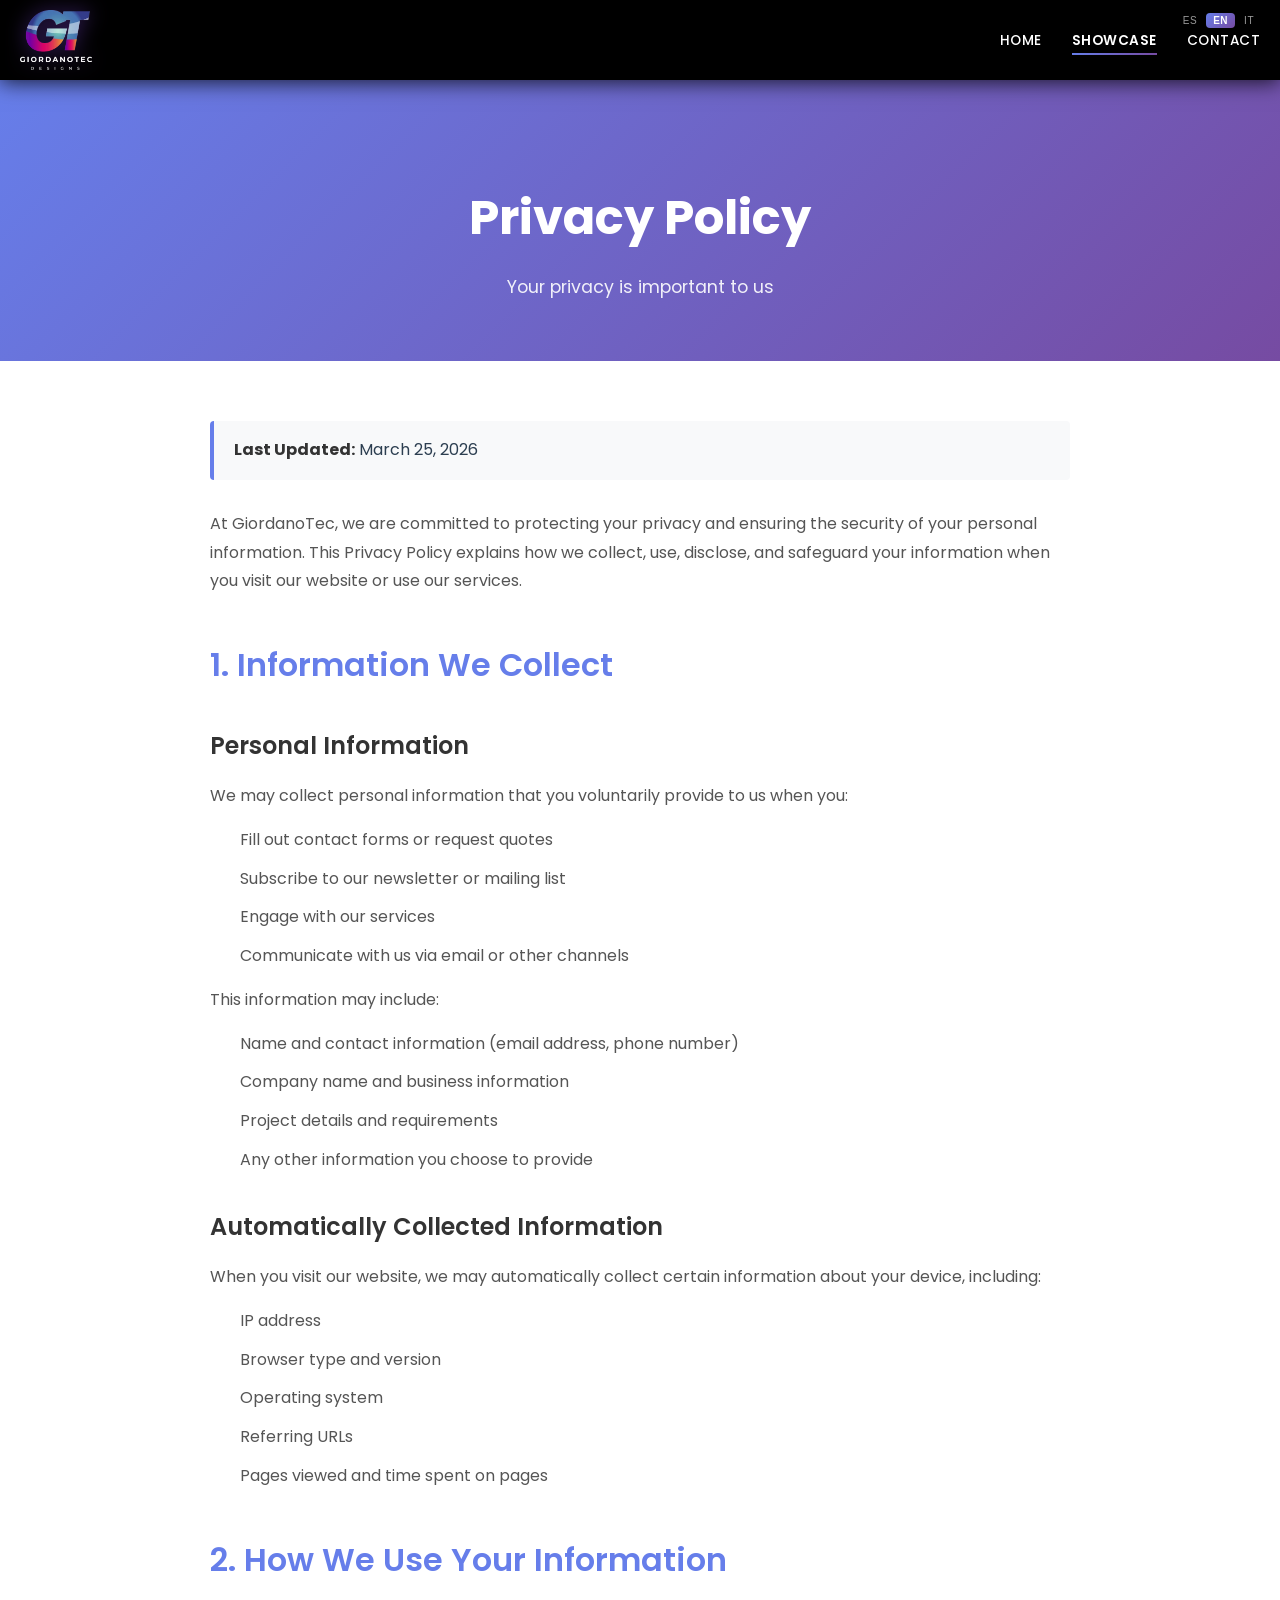
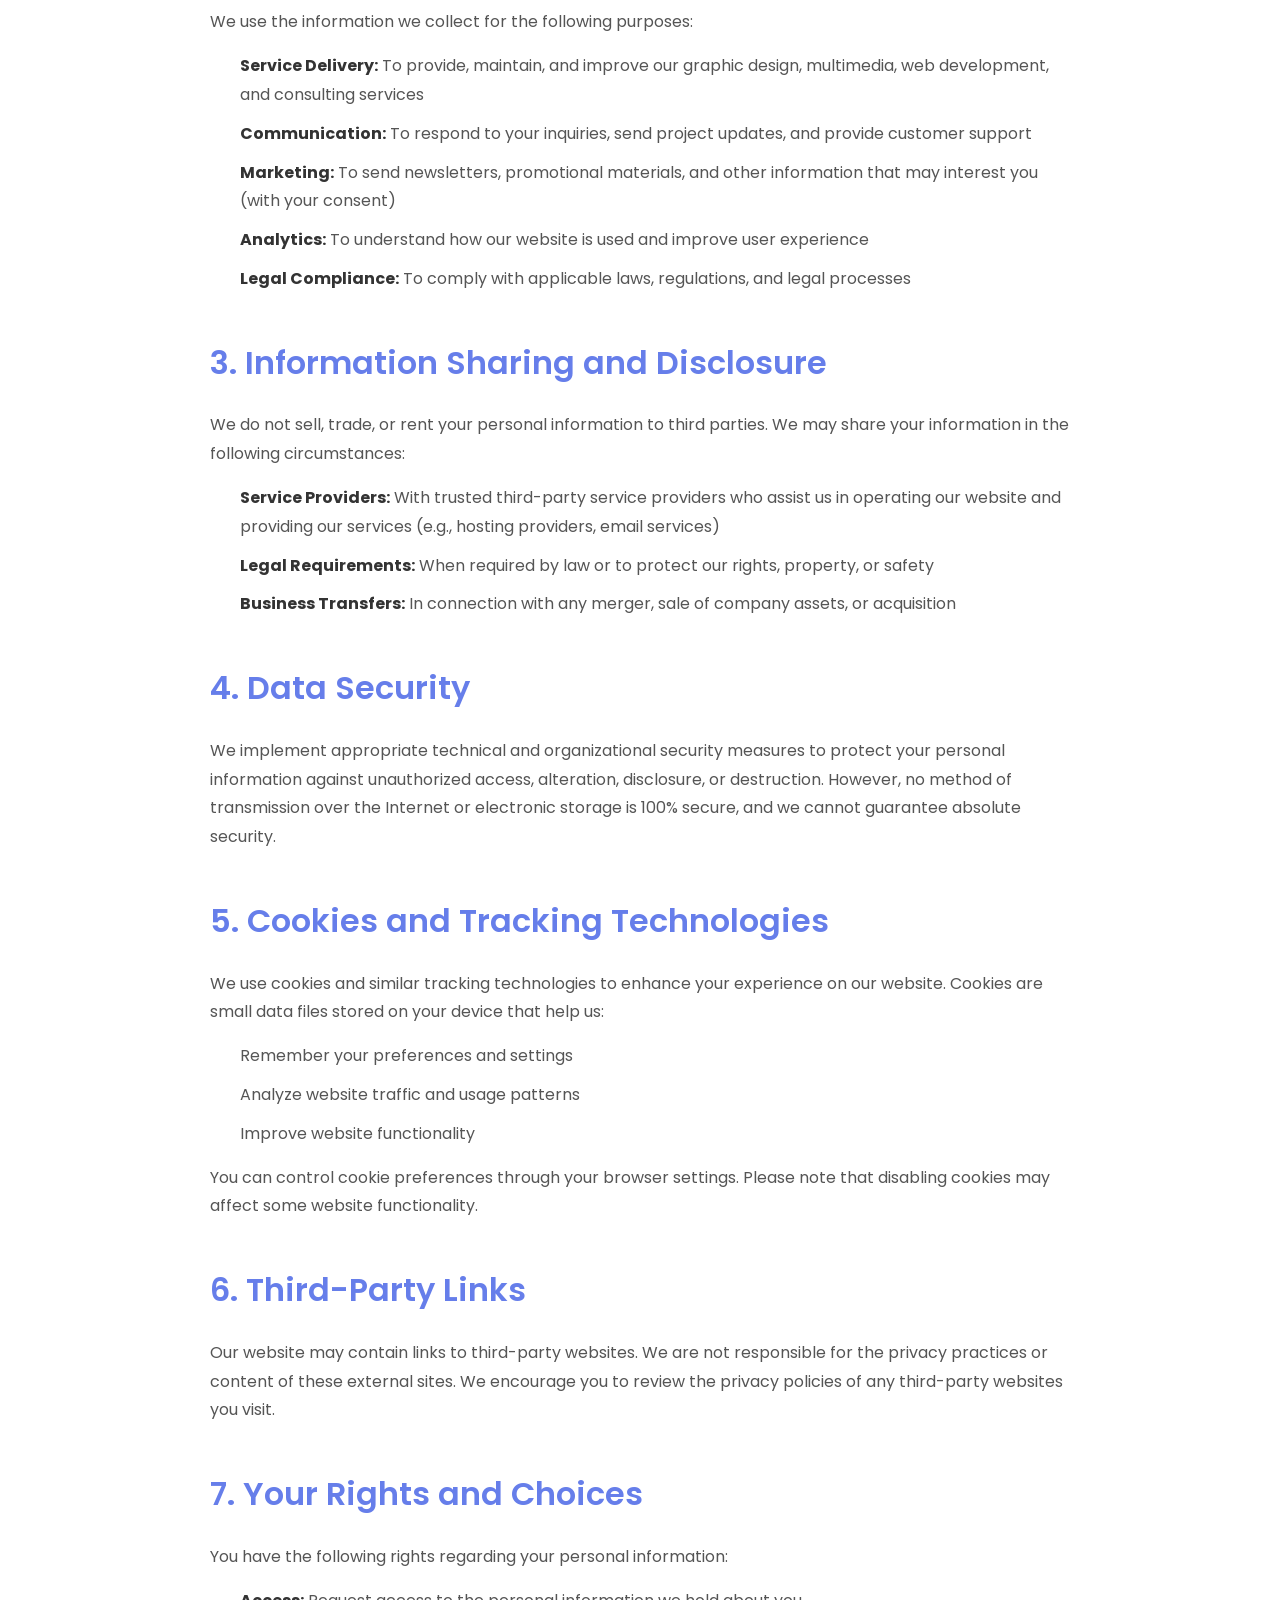
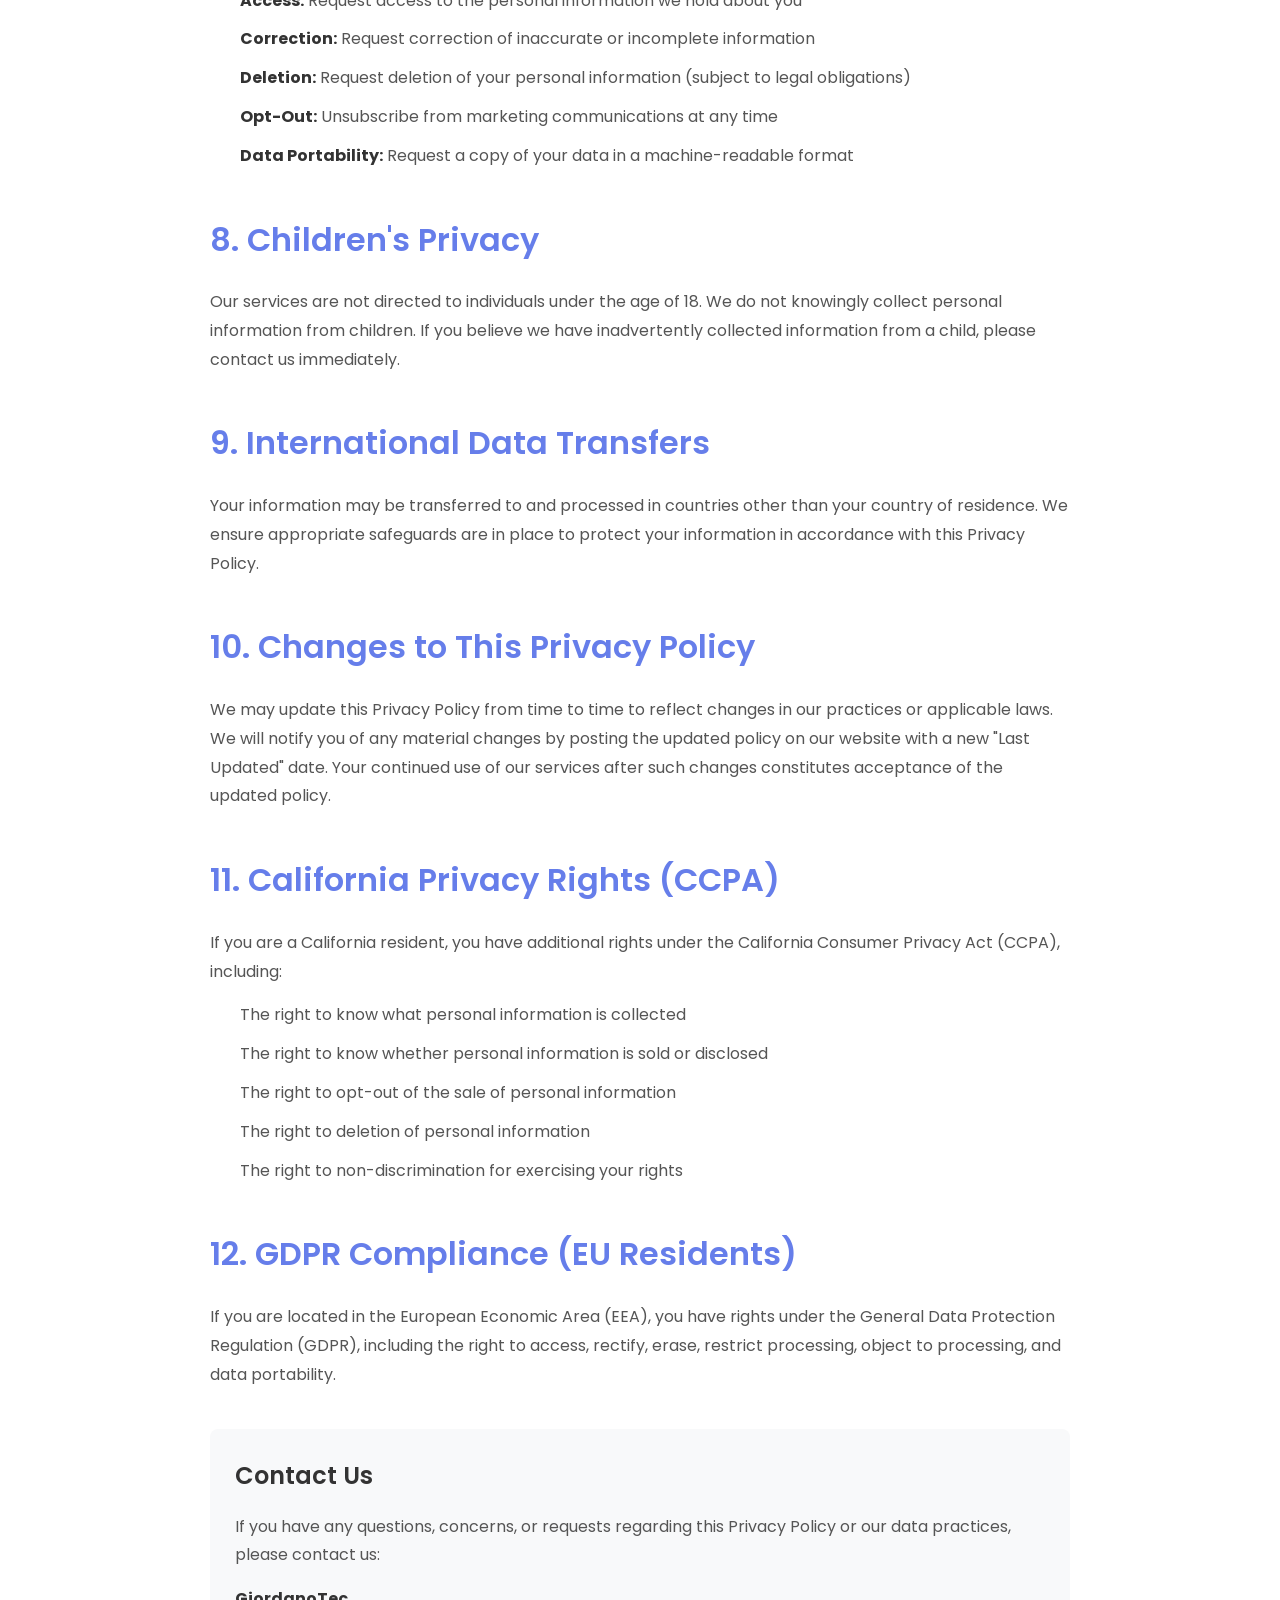
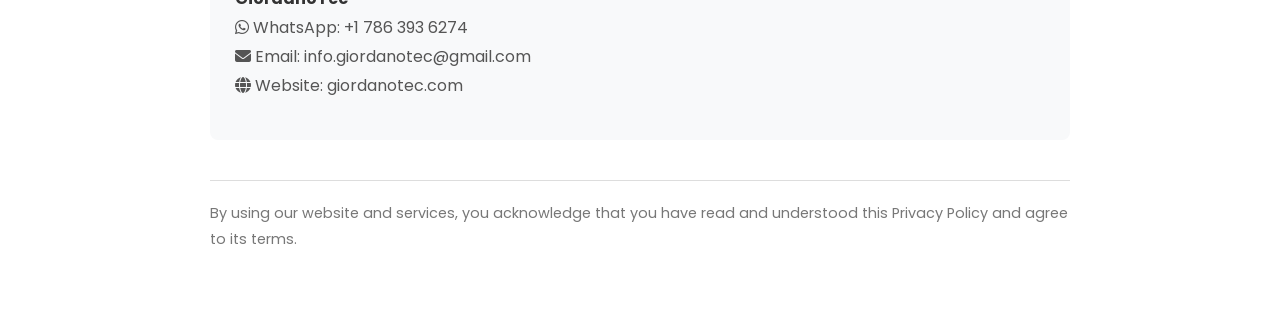
<file: privacy-policy.html>
<!DOCTYPE html>
<html lang="en">
<head>
    <meta charset="UTF-8">
    <meta name="viewport" content="width=device-width, initial-scale=1.0">
    <meta name="description" content="Privacy Policy - GiordanoTec">
    <meta name="robots" content="noindex, nofollow">
    <title>Privacy Policy | GiordanoTec</title>
    <link rel="stylesheet" href="styles.css">
    <link rel="preconnect" href="https://fonts.googleapis.com">
    <link rel="preconnect" href="https://fonts.gstatic.com" crossorigin>
    <link href="https://fonts.googleapis.com/css2?family=Poppins:wght@300;400;600;700&family=Montserrat:wght@400;600;700&display=swap" rel="stylesheet">
    <link rel="stylesheet" href="https://cdnjs.cloudflare.com/ajax/libs/font-awesome/6.4.0/css/all.min.css">
    <style>
        .privacy-hero {
            background: linear-gradient(135deg, #667eea 0%, #764ba2 100%);
            padding: 100px 0 60px;
            text-align: center;
            color: white;
            margin-top: 80px;
        }
        
        .privacy-hero h1 {
            font-size: 3rem;
            font-weight: 700;
            margin-bottom: 1rem;
        }
        
        .privacy-hero p {
            font-size: 1.1rem;
            opacity: 0.9;
        }
        
        .privacy-content {
            max-width: 900px;
            margin: 60px auto;
            padding: 0 20px;
            line-height: 1.8;
        }
        
        .privacy-content h2 {
            color: #667eea;
            font-size: 2rem;
            margin-top: 40px;
            margin-bottom: 20px;
            font-weight: 600;
        }
        
        .privacy-content h3 {
            color: #333;
            font-size: 1.5rem;
            margin-top: 30px;
            margin-bottom: 15px;
            font-weight: 600;
        }
        
        .privacy-content p {
            color: #555;
            margin-bottom: 15px;
        }
        
        .privacy-content ul {
            margin: 15px 0 15px 30px;
            color: #555;
        }
        
        .privacy-content ul li {
            margin-bottom: 10px;
        }
        
        .privacy-content strong {
            color: #333;
        }
        
        .last-updated {
            background: #f8f9fa;
            padding: 15px 20px;
            border-left: 4px solid #667eea;
            margin-bottom: 30px;
            border-radius: 4px;
        }
        
        .contact-box {
            background: #f8f9fa;
            padding: 25px;
            border-radius: 8px;
            margin: 40px 0;
        }
        
        .contact-box h3 {
            margin-top: 0;
        }
    </style>
</head>
<body>
    <div id="site-header"></div>

    <section class="privacy-hero">
        <div class="container">
            <h1>Privacy Policy</h1>
            <p>Your privacy is important to us</p>
        </div>
    </section>

    <div class="privacy-content">
        <div class="last-updated">
            <strong>Last Updated:</strong> March 25, 2026
        </div>

        <p>At GiordanoTec, we are committed to protecting your privacy and ensuring the security of your personal information. This Privacy Policy explains how we collect, use, disclose, and safeguard your information when you visit our website or use our services.</p>

        <h2>1. Information We Collect</h2>

        <h3>Personal Information</h3>
        <p>We may collect personal information that you voluntarily provide to us when you:</p>
        <ul>
            <li>Fill out contact forms or request quotes</li>
            <li>Subscribe to our newsletter or mailing list</li>
            <li>Engage with our services</li>
            <li>Communicate with us via email or other channels</li>
        </ul>
        <p>This information may include:</p>
        <ul>
            <li>Name and contact information (email address, phone number)</li>
            <li>Company name and business information</li>
            <li>Project details and requirements</li>
            <li>Any other information you choose to provide</li>
        </ul>

        <h3>Automatically Collected Information</h3>
        <p>When you visit our website, we may automatically collect certain information about your device, including:</p>
        <ul>
            <li>IP address</li>
            <li>Browser type and version</li>
            <li>Operating system</li>
            <li>Referring URLs</li>
            <li>Pages viewed and time spent on pages</li>
        </ul>

        <h2>2. How We Use Your Information</h2>
        <p>We use the information we collect for the following purposes:</p>
        <ul>
            <li><strong>Service Delivery:</strong> To provide, maintain, and improve our graphic design, multimedia, web development, and consulting services</li>
            <li><strong>Communication:</strong> To respond to your inquiries, send project updates, and provide customer support</li>
            <li><strong>Marketing:</strong> To send newsletters, promotional materials, and other information that may interest you (with your consent)</li>
            <li><strong>Analytics:</strong> To understand how our website is used and improve user experience</li>
            <li><strong>Legal Compliance:</strong> To comply with applicable laws, regulations, and legal processes</li>
        </ul>

        <h2>3. Information Sharing and Disclosure</h2>
        <p>We do not sell, trade, or rent your personal information to third parties. We may share your information in the following circumstances:</p>
        <ul>
            <li><strong>Service Providers:</strong> With trusted third-party service providers who assist us in operating our website and providing our services (e.g., hosting providers, email services)</li>
            <li><strong>Legal Requirements:</strong> When required by law or to protect our rights, property, or safety</li>
            <li><strong>Business Transfers:</strong> In connection with any merger, sale of company assets, or acquisition</li>
        </ul>

        <h2>4. Data Security</h2>
        <p>We implement appropriate technical and organizational security measures to protect your personal information against unauthorized access, alteration, disclosure, or destruction. However, no method of transmission over the Internet or electronic storage is 100% secure, and we cannot guarantee absolute security.</p>

        <h2>5. Cookies and Tracking Technologies</h2>
        <p>We use cookies and similar tracking technologies to enhance your experience on our website. Cookies are small data files stored on your device that help us:</p>
        <ul>
            <li>Remember your preferences and settings</li>
            <li>Analyze website traffic and usage patterns</li>
            <li>Improve website functionality</li>
        </ul>
        <p>You can control cookie preferences through your browser settings. Please note that disabling cookies may affect some website functionality.</p>

        <h2>6. Third-Party Links</h2>
        <p>Our website may contain links to third-party websites. We are not responsible for the privacy practices or content of these external sites. We encourage you to review the privacy policies of any third-party websites you visit.</p>

        <h2>7. Your Rights and Choices</h2>
        <p>You have the following rights regarding your personal information:</p>
        <ul>
            <li><strong>Access:</strong> Request access to the personal information we hold about you</li>
            <li><strong>Correction:</strong> Request correction of inaccurate or incomplete information</li>
            <li><strong>Deletion:</strong> Request deletion of your personal information (subject to legal obligations)</li>
            <li><strong>Opt-Out:</strong> Unsubscribe from marketing communications at any time</li>
            <li><strong>Data Portability:</strong> Request a copy of your data in a machine-readable format</li>
        </ul>

        <h2>8. Children's Privacy</h2>
        <p>Our services are not directed to individuals under the age of 18. We do not knowingly collect personal information from children. If you believe we have inadvertently collected information from a child, please contact us immediately.</p>

        <h2>9. International Data Transfers</h2>
        <p>Your information may be transferred to and processed in countries other than your country of residence. We ensure appropriate safeguards are in place to protect your information in accordance with this Privacy Policy.</p>

        <h2>10. Changes to This Privacy Policy</h2>
        <p>We may update this Privacy Policy from time to time to reflect changes in our practices or applicable laws. We will notify you of any material changes by posting the updated policy on our website with a new "Last Updated" date. Your continued use of our services after such changes constitutes acceptance of the updated policy.</p>

        <h2>11. California Privacy Rights (CCPA)</h2>
        <p>If you are a California resident, you have additional rights under the California Consumer Privacy Act (CCPA), including:</p>
        <ul>
            <li>The right to know what personal information is collected</li>
            <li>The right to know whether personal information is sold or disclosed</li>
            <li>The right to opt-out of the sale of personal information</li>
            <li>The right to deletion of personal information</li>
            <li>The right to non-discrimination for exercising your rights</li>
        </ul>

        <h2>12. GDPR Compliance (EU Residents)</h2>
        <p>If you are located in the European Economic Area (EEA), you have rights under the General Data Protection Regulation (GDPR), including the right to access, rectify, erase, restrict processing, object to processing, and data portability.</p>

        <div class="contact-box">
            <h3>Contact Us</h3>
            <p>If you have any questions, concerns, or requests regarding this Privacy Policy or our data practices, please contact us:</p>
            <p>
                <strong>GiordanoTec</strong><br>
                <i class="fab fa-whatsapp"></i> WhatsApp: +1 786 393 6274<br>
                <i class="fas fa-envelope"></i> Email: info.giordanotec@gmail.com<br>
                <i class="fas fa-globe"></i> Website: <a href="https://giordanotec.com">giordanotec.com</a>
            </p>
        </div>

        <p style="margin-top: 40px; padding-top: 20px; border-top: 1px solid #ddd; color: #777; font-size: 0.9rem;">
            By using our website and services, you acknowledge that you have read and understood this Privacy Policy and agree to its terms.
        </p>
    </div>

    <div id="site-footer"></div>

    <script src="script.js"></script>
</body>
</html>
</file>
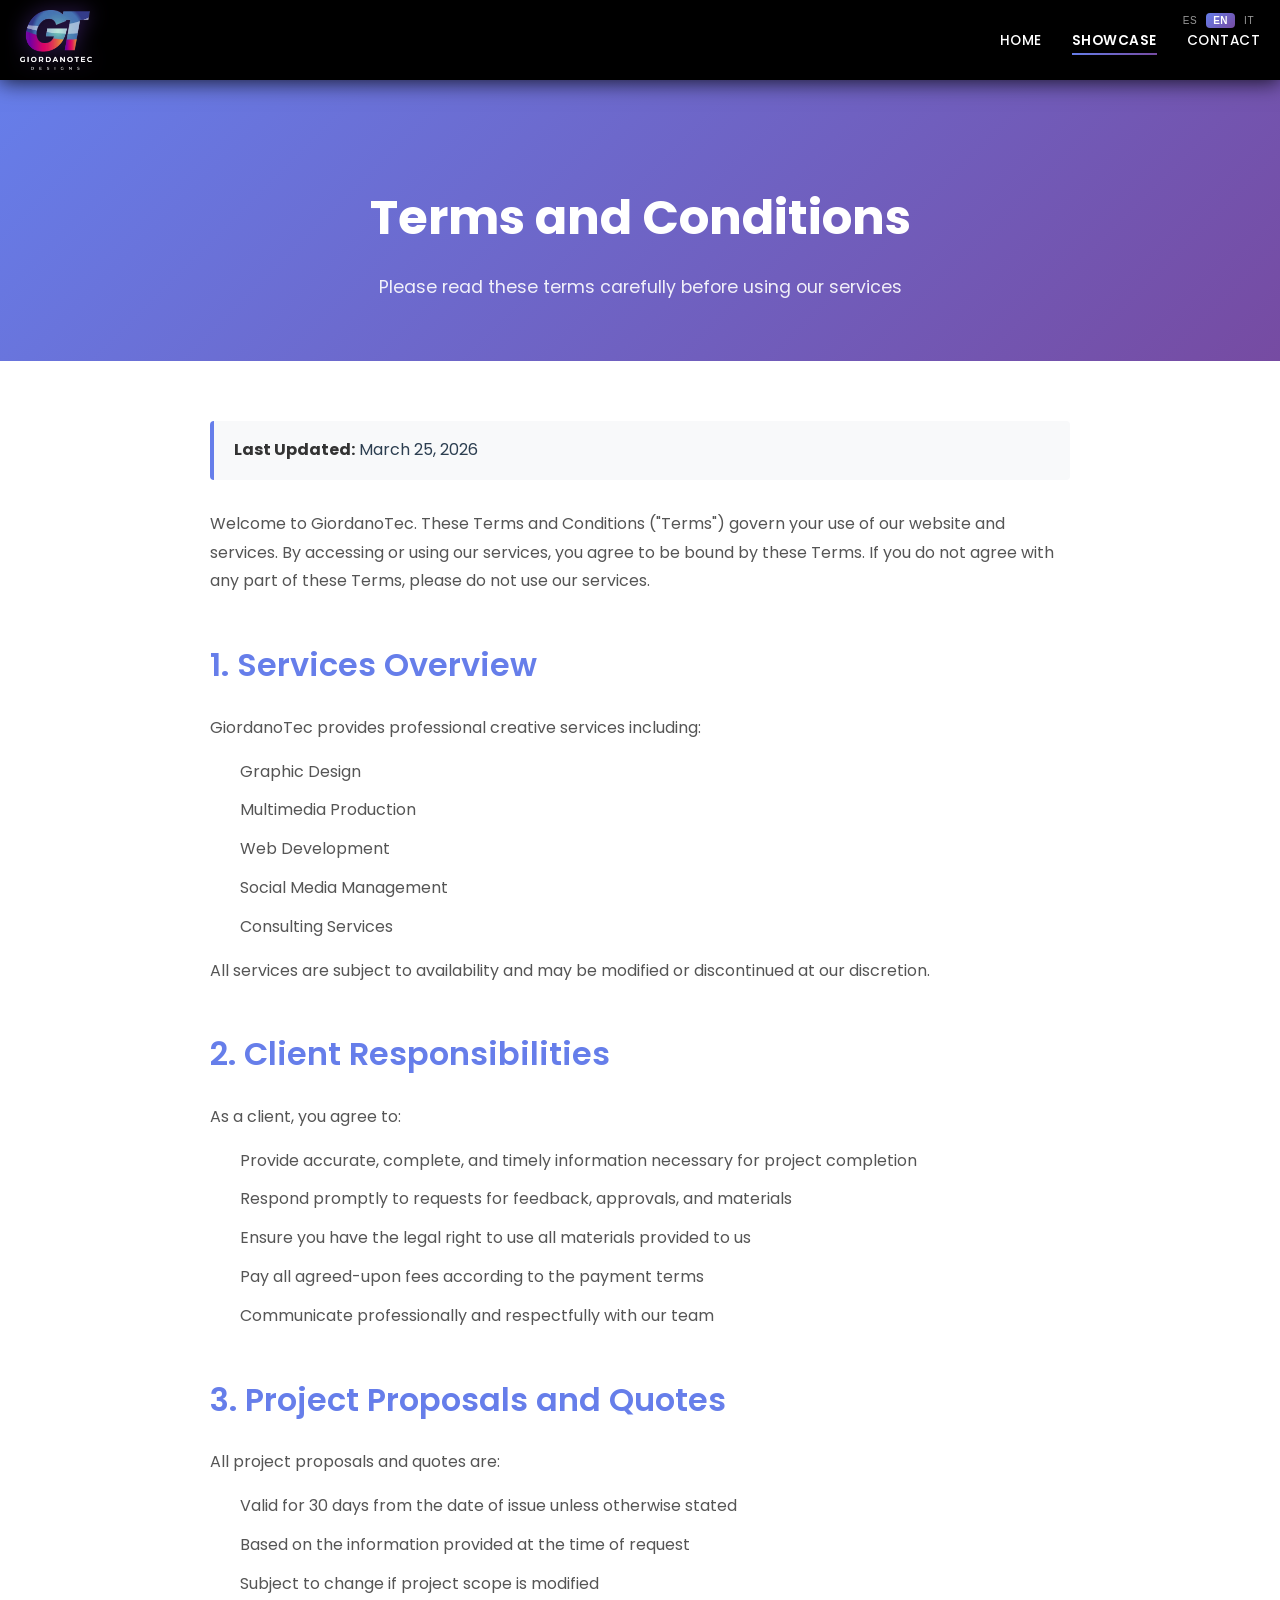
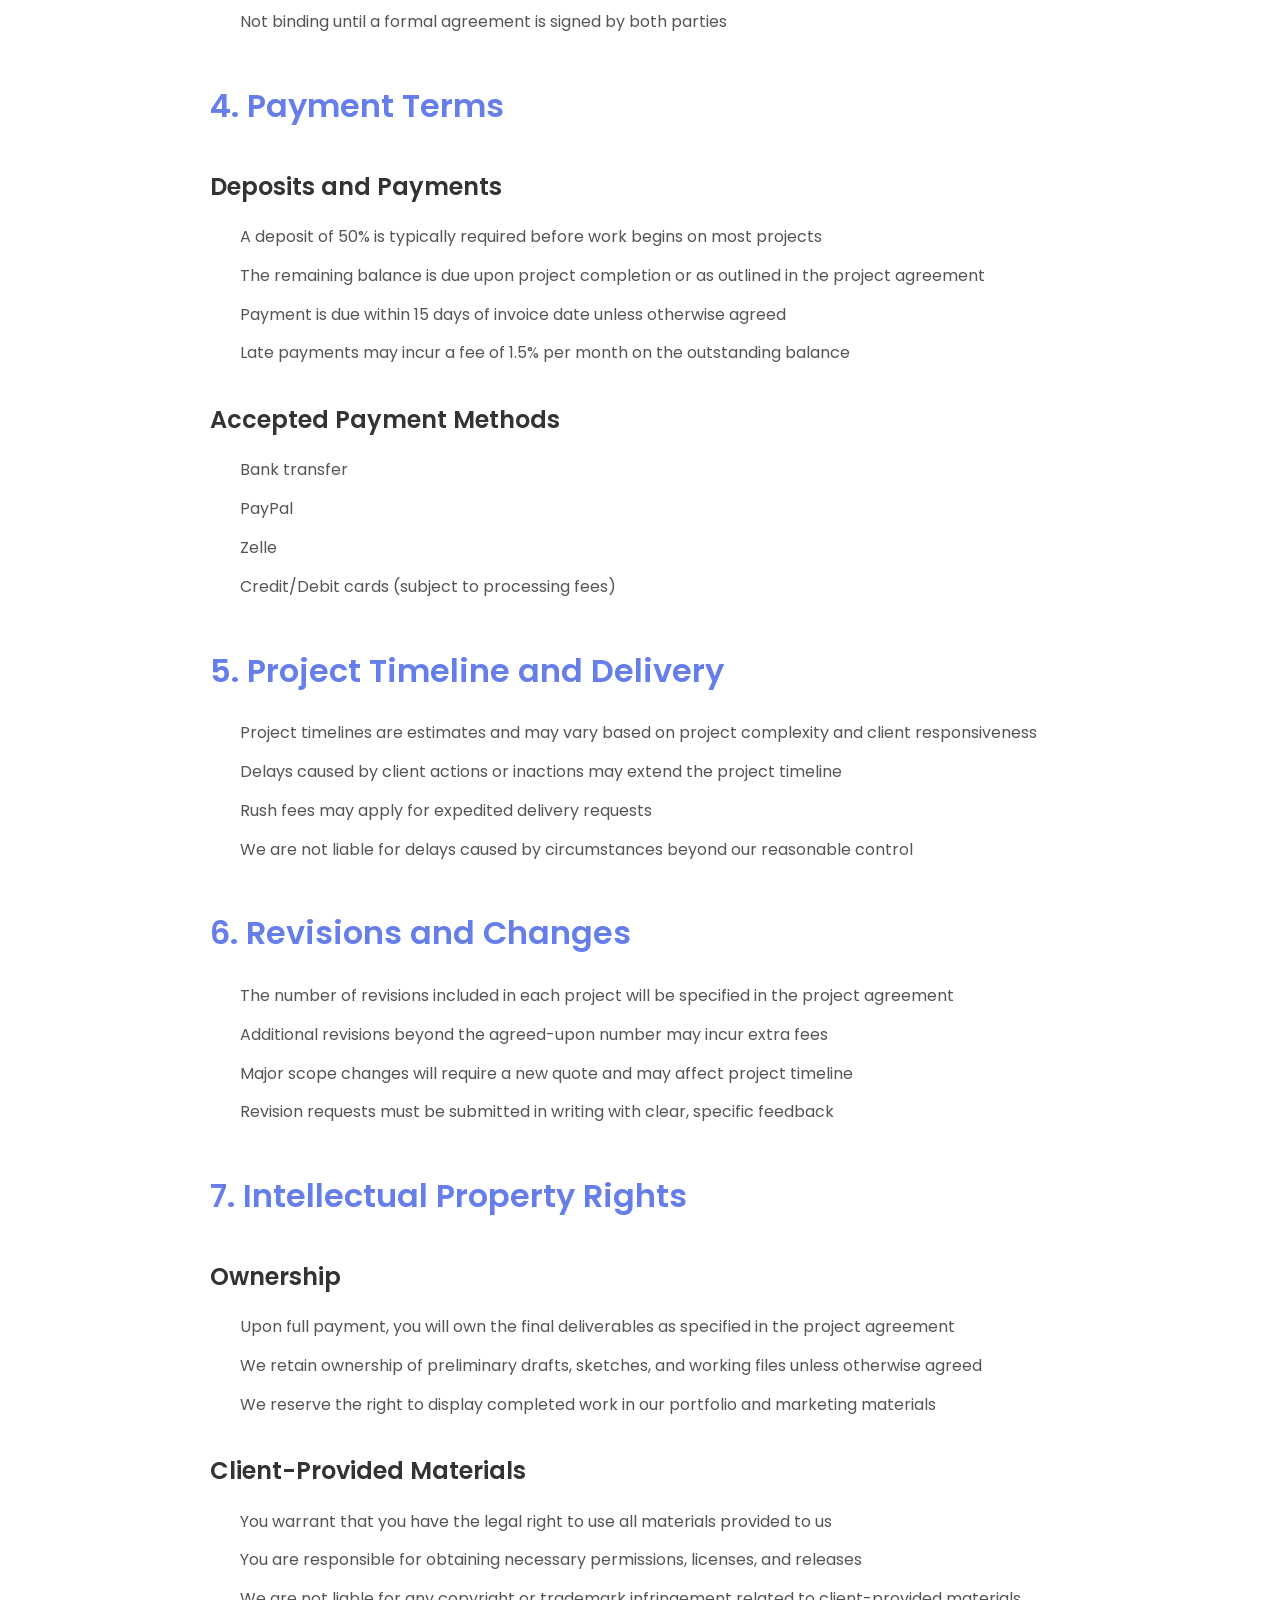
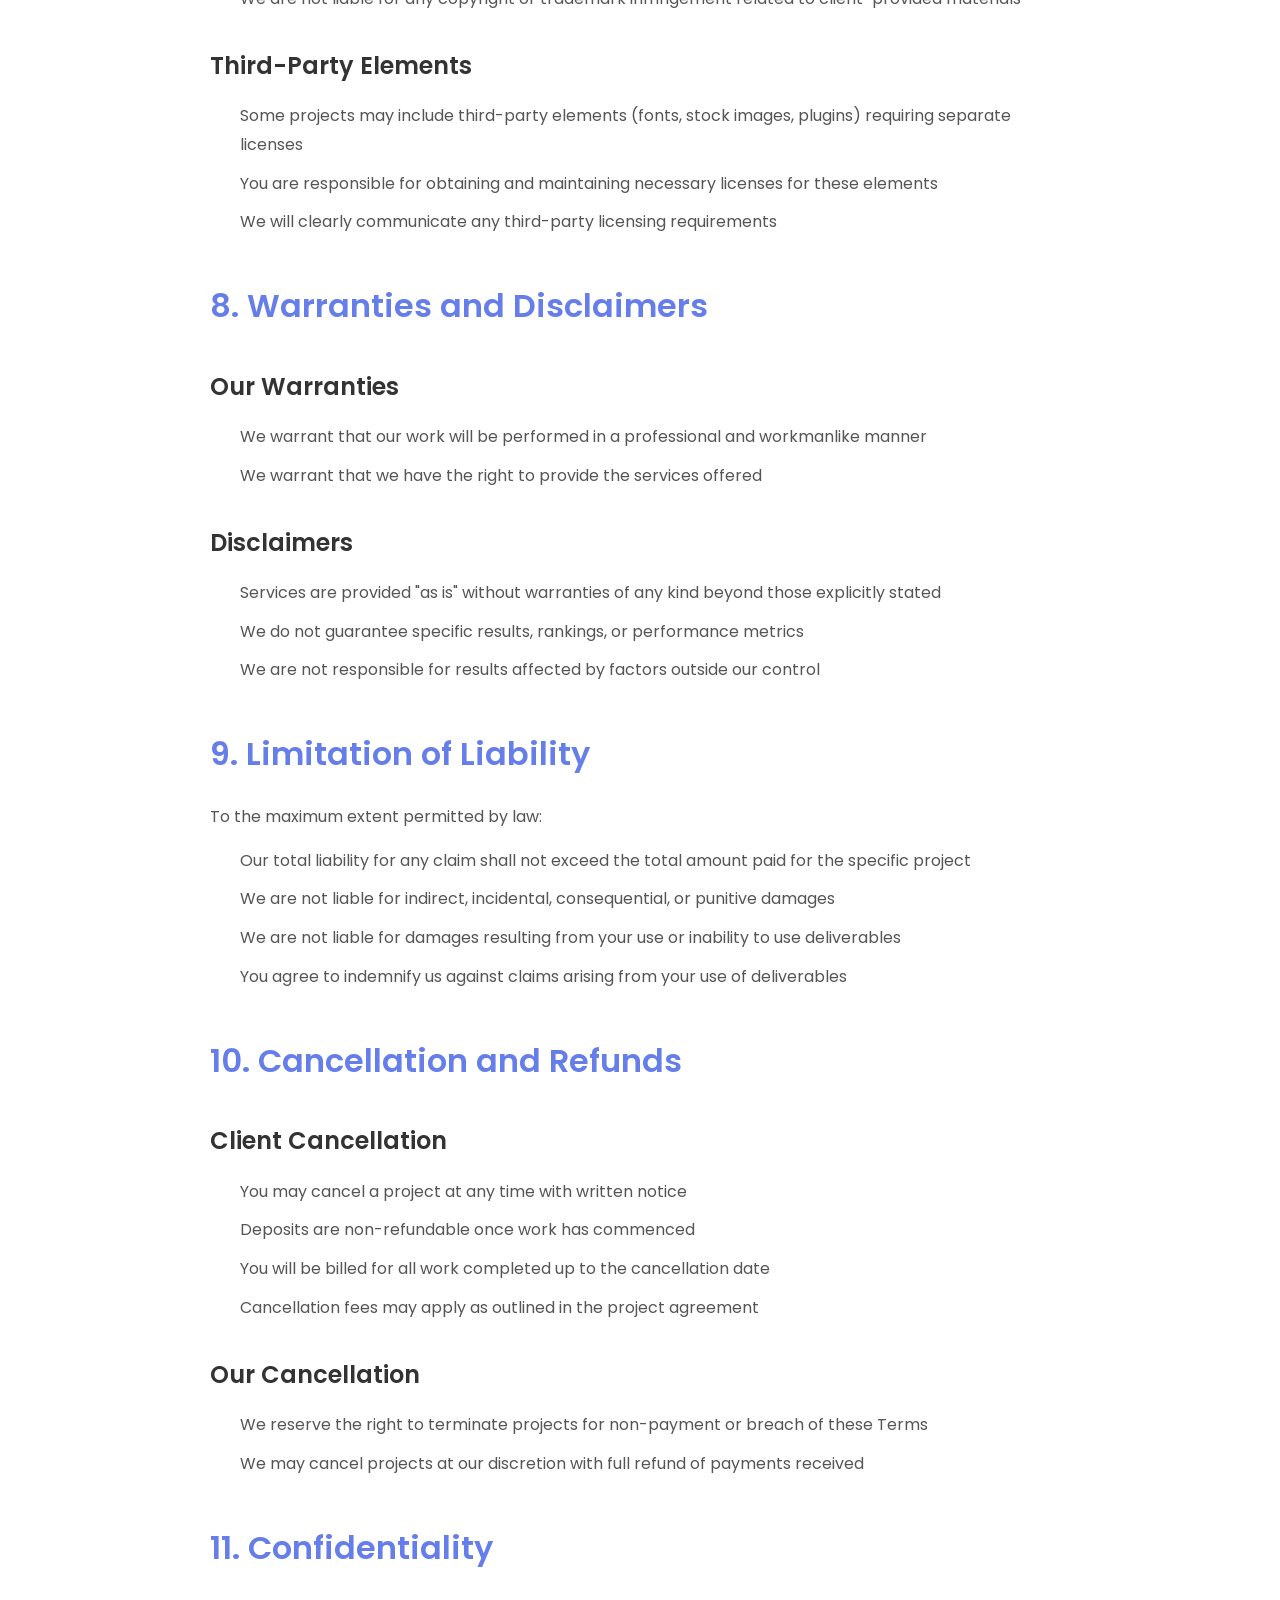
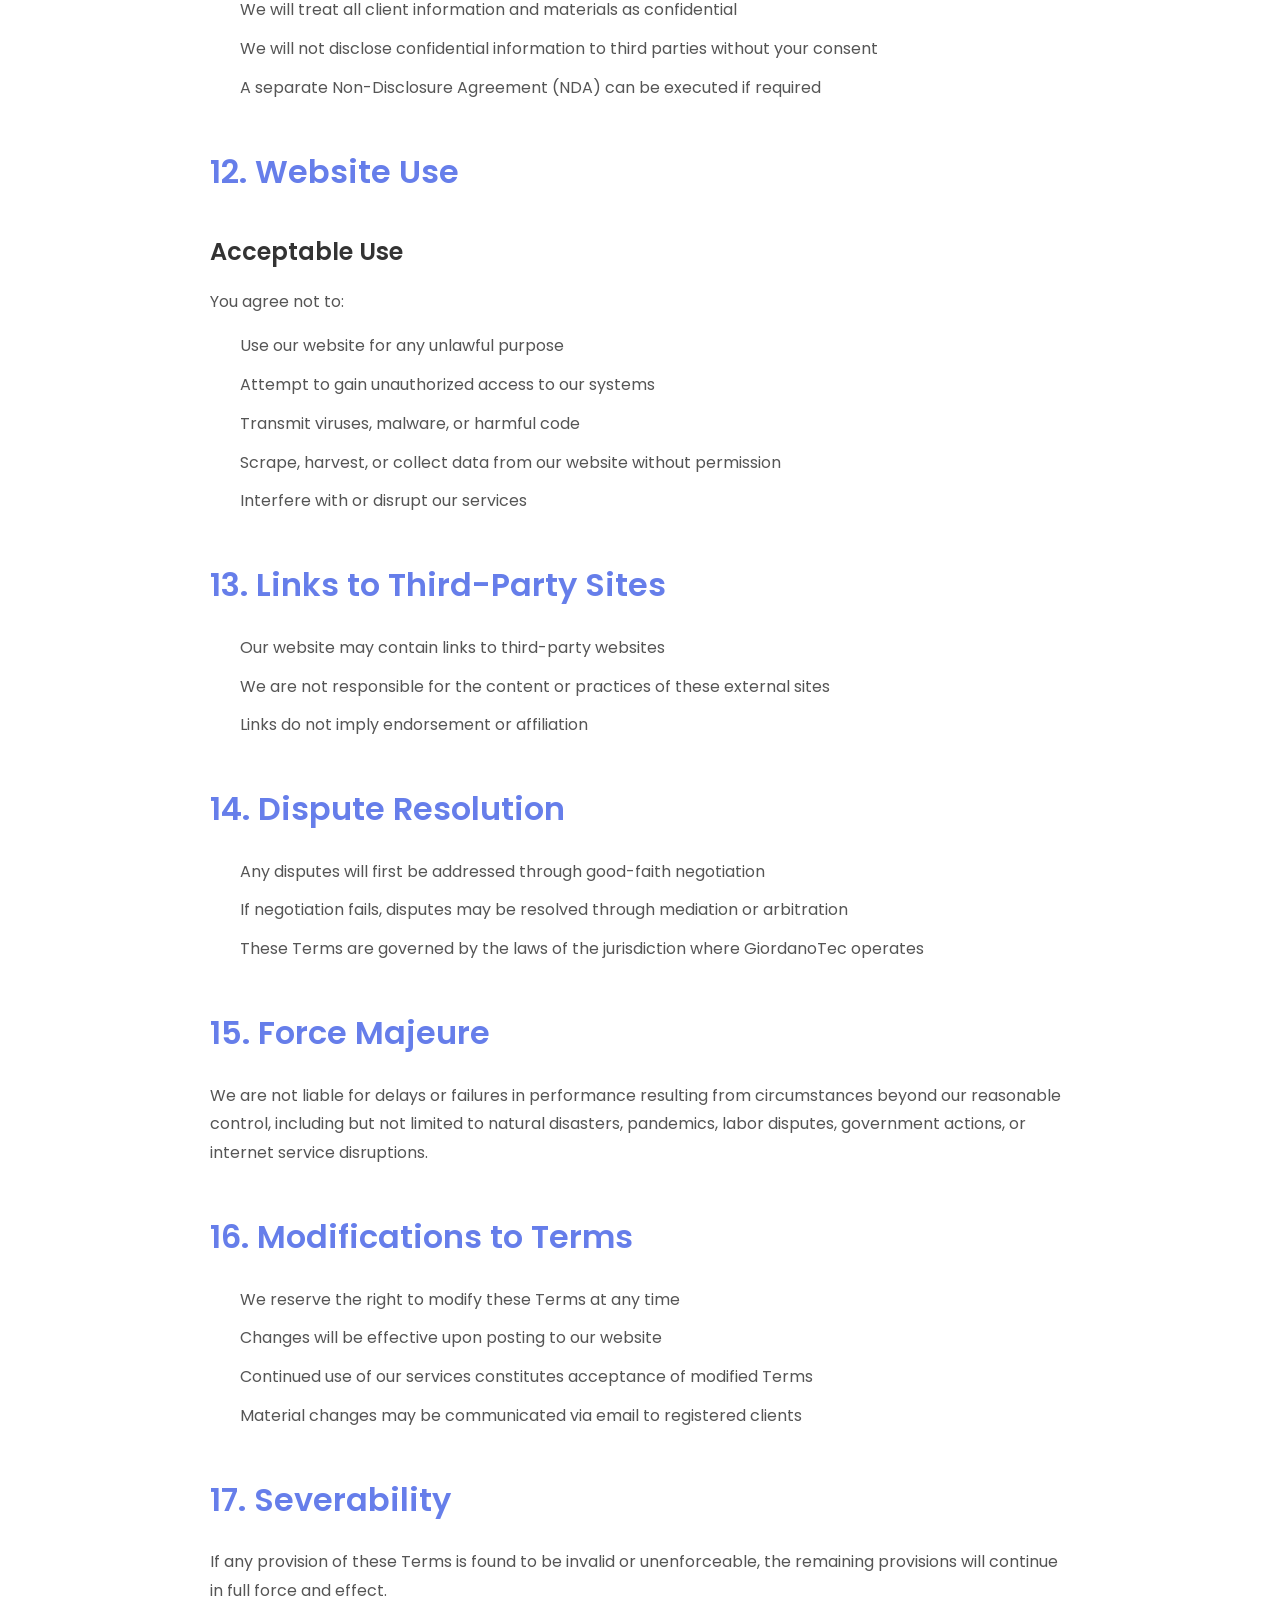
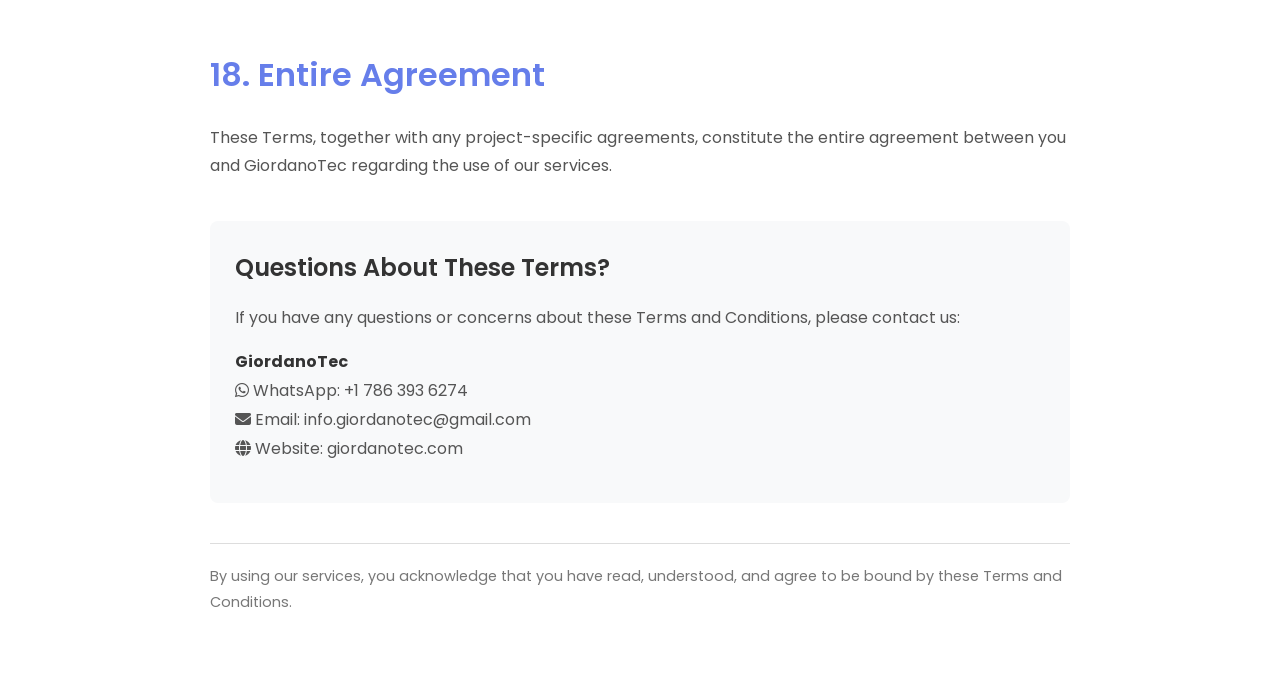
<file: terms-and-conditions.html>
<!DOCTYPE html>
<html lang="en">
<head>
    <meta charset="UTF-8">
    <meta name="viewport" content="width=device-width, initial-scale=1.0">
    <meta name="description" content="Terms and Conditions - GiordanoTec">
    <meta name="robots" content="noindex, nofollow">
    <title>Terms and Conditions | GiordanoTec</title>
    <link rel="stylesheet" href="styles.css">
    <link rel="preconnect" href="https://fonts.googleapis.com">
    <link rel="preconnect" href="https://fonts.gstatic.com" crossorigin>
    <link href="https://fonts.googleapis.com/css2?family=Poppins:wght@300;400;600;700&family=Montserrat:wght@400;600;700&display=swap" rel="stylesheet">
    <link rel="stylesheet" href="https://cdnjs.cloudflare.com/ajax/libs/font-awesome/6.4.0/css/all.min.css">
    <style>
        .terms-hero {
            background: linear-gradient(135deg, #667eea 0%, #764ba2 100%);
            padding: 100px 0 60px;
            text-align: center;
            color: white;
            margin-top: 80px;
        }
        
        .terms-hero h1 {
            font-size: 3rem;
            font-weight: 700;
            margin-bottom: 1rem;
        }
        
        .terms-hero p {
            font-size: 1.1rem;
            opacity: 0.9;
        }
        
        .terms-content {
            max-width: 900px;
            margin: 60px auto;
            padding: 0 20px;
            line-height: 1.8;
        }
        
        .terms-content h2 {
            color: #667eea;
            font-size: 2rem;
            margin-top: 40px;
            margin-bottom: 20px;
            font-weight: 600;
        }
        
        .terms-content h3 {
            color: #333;
            font-size: 1.5rem;
            margin-top: 30px;
            margin-bottom: 15px;
            font-weight: 600;
        }
        
        .terms-content p {
            color: #555;
            margin-bottom: 15px;
        }
        
        .terms-content ul {
            margin: 15px 0 15px 30px;
            color: #555;
        }
        
        .terms-content ul li {
            margin-bottom: 10px;
        }
        
        .terms-content strong {
            color: #333;
        }
        
        .last-updated {
            background: #f8f9fa;
            padding: 15px 20px;
            border-left: 4px solid #667eea;
            margin-bottom: 30px;
            border-radius: 4px;
        }
        
        .contact-box {
            background: #f8f9fa;
            padding: 25px;
            border-radius: 8px;
            margin: 40px 0;
        }
        
        .contact-box h3 {
            margin-top: 0;
        }
    </style>
</head>
<body>
    <div id="site-header"></div>

    <section class="terms-hero">
        <div class="container">
            <h1>Terms and Conditions</h1>
            <p>Please read these terms carefully before using our services</p>
        </div>
    </section>

    <div class="terms-content">
        <div class="last-updated">
            <strong>Last Updated:</strong> March 25, 2026
        </div>

        <p>Welcome to GiordanoTec. These Terms and Conditions ("Terms") govern your use of our website and services. By accessing or using our services, you agree to be bound by these Terms. If you do not agree with any part of these Terms, please do not use our services.</p>

        <h2>1. Services Overview</h2>
        <p>GiordanoTec provides professional creative services including:</p>
        <ul>
            <li>Graphic Design</li>
            <li>Multimedia Production</li>
            <li>Web Development</li>
            <li>Social Media Management</li>
            <li>Consulting Services</li>
        </ul>
        <p>All services are subject to availability and may be modified or discontinued at our discretion.</p>

        <h2>2. Client Responsibilities</h2>
        <p>As a client, you agree to:</p>
        <ul>
            <li>Provide accurate, complete, and timely information necessary for project completion</li>
            <li>Respond promptly to requests for feedback, approvals, and materials</li>
            <li>Ensure you have the legal right to use all materials provided to us</li>
            <li>Pay all agreed-upon fees according to the payment terms</li>
            <li>Communicate professionally and respectfully with our team</li>
        </ul>

        <h2>3. Project Proposals and Quotes</h2>
        <p>All project proposals and quotes are:</p>
        <ul>
            <li>Valid for 30 days from the date of issue unless otherwise stated</li>
            <li>Based on the information provided at the time of request</li>
            <li>Subject to change if project scope is modified</li>
            <li>Not binding until a formal agreement is signed by both parties</li>
        </ul>

        <h2>4. Payment Terms</h2>

        <h3>Deposits and Payments</h3>
        <ul>
            <li>A deposit of 50% is typically required before work begins on most projects</li>
            <li>The remaining balance is due upon project completion or as outlined in the project agreement</li>
            <li>Payment is due within 15 days of invoice date unless otherwise agreed</li>
            <li>Late payments may incur a fee of 1.5% per month on the outstanding balance</li>
        </ul>

        <h3>Accepted Payment Methods</h3>
        <ul>
            <li>Bank transfer</li>
            <li>PayPal</li>
            <li>Zelle</li>
            <li>Credit/Debit cards (subject to processing fees)</li>
        </ul>

        <h2>5. Project Timeline and Delivery</h2>
        <ul>
            <li>Project timelines are estimates and may vary based on project complexity and client responsiveness</li>
            <li>Delays caused by client actions or inactions may extend the project timeline</li>
            <li>Rush fees may apply for expedited delivery requests</li>
            <li>We are not liable for delays caused by circumstances beyond our reasonable control</li>
        </ul>

        <h2>6. Revisions and Changes</h2>
        <ul>
            <li>The number of revisions included in each project will be specified in the project agreement</li>
            <li>Additional revisions beyond the agreed-upon number may incur extra fees</li>
            <li>Major scope changes will require a new quote and may affect project timeline</li>
            <li>Revision requests must be submitted in writing with clear, specific feedback</li>
        </ul>

        <h2>7. Intellectual Property Rights</h2>

        <h3>Ownership</h3>
        <ul>
            <li>Upon full payment, you will own the final deliverables as specified in the project agreement</li>
            <li>We retain ownership of preliminary drafts, sketches, and working files unless otherwise agreed</li>
            <li>We reserve the right to display completed work in our portfolio and marketing materials</li>
        </ul>

        <h3>Client-Provided Materials</h3>
        <ul>
            <li>You warrant that you have the legal right to use all materials provided to us</li>
            <li>You are responsible for obtaining necessary permissions, licenses, and releases</li>
            <li>We are not liable for any copyright or trademark infringement related to client-provided materials</li>
        </ul>

        <h3>Third-Party Elements</h3>
        <ul>
            <li>Some projects may include third-party elements (fonts, stock images, plugins) requiring separate licenses</li>
            <li>You are responsible for obtaining and maintaining necessary licenses for these elements</li>
            <li>We will clearly communicate any third-party licensing requirements</li>
        </ul>

        <h2>8. Warranties and Disclaimers</h2>

        <h3>Our Warranties</h3>
        <ul>
            <li>We warrant that our work will be performed in a professional and workmanlike manner</li>
            <li>We warrant that we have the right to provide the services offered</li>
        </ul>

        <h3>Disclaimers</h3>
        <ul>
            <li>Services are provided "as is" without warranties of any kind beyond those explicitly stated</li>
            <li>We do not guarantee specific results, rankings, or performance metrics</li>
            <li>We are not responsible for results affected by factors outside our control</li>
        </ul>

        <h2>9. Limitation of Liability</h2>
        <p>To the maximum extent permitted by law:</p>
        <ul>
            <li>Our total liability for any claim shall not exceed the total amount paid for the specific project</li>
            <li>We are not liable for indirect, incidental, consequential, or punitive damages</li>
            <li>We are not liable for damages resulting from your use or inability to use deliverables</li>
            <li>You agree to indemnify us against claims arising from your use of deliverables</li>
        </ul>

        <h2>10. Cancellation and Refunds</h2>

        <h3>Client Cancellation</h3>
        <ul>
            <li>You may cancel a project at any time with written notice</li>
            <li>Deposits are non-refundable once work has commenced</li>
            <li>You will be billed for all work completed up to the cancellation date</li>
            <li>Cancellation fees may apply as outlined in the project agreement</li>
        </ul>

        <h3>Our Cancellation</h3>
        <ul>
            <li>We reserve the right to terminate projects for non-payment or breach of these Terms</li>
            <li>We may cancel projects at our discretion with full refund of payments received</li>
        </ul>

        <h2>11. Confidentiality</h2>
        <ul>
            <li>We will treat all client information and materials as confidential</li>
            <li>We will not disclose confidential information to third parties without your consent</li>
            <li>A separate Non-Disclosure Agreement (NDA) can be executed if required</li>
        </ul>

        <h2>12. Website Use</h2>

        <h3>Acceptable Use</h3>
        <p>You agree not to:</p>
        <ul>
            <li>Use our website for any unlawful purpose</li>
            <li>Attempt to gain unauthorized access to our systems</li>
            <li>Transmit viruses, malware, or harmful code</li>
            <li>Scrape, harvest, or collect data from our website without permission</li>
            <li>Interfere with or disrupt our services</li>
        </ul>

        <h2>13. Links to Third-Party Sites</h2>
        <ul>
            <li>Our website may contain links to third-party websites</li>
            <li>We are not responsible for the content or practices of these external sites</li>
            <li>Links do not imply endorsement or affiliation</li>
        </ul>

        <h2>14. Dispute Resolution</h2>
        <ul>
            <li>Any disputes will first be addressed through good-faith negotiation</li>
            <li>If negotiation fails, disputes may be resolved through mediation or arbitration</li>
            <li>These Terms are governed by the laws of the jurisdiction where GiordanoTec operates</li>
        </ul>

        <h2>15. Force Majeure</h2>
        <p>We are not liable for delays or failures in performance resulting from circumstances beyond our reasonable control, including but not limited to natural disasters, pandemics, labor disputes, government actions, or internet service disruptions.</p>

        <h2>16. Modifications to Terms</h2>
        <ul>
            <li>We reserve the right to modify these Terms at any time</li>
            <li>Changes will be effective upon posting to our website</li>
            <li>Continued use of our services constitutes acceptance of modified Terms</li>
            <li>Material changes may be communicated via email to registered clients</li>
        </ul>

        <h2>17. Severability</h2>
        <p>If any provision of these Terms is found to be invalid or unenforceable, the remaining provisions will continue in full force and effect.</p>

        <h2>18. Entire Agreement</h2>
        <p>These Terms, together with any project-specific agreements, constitute the entire agreement between you and GiordanoTec regarding the use of our services.</p>

        <div class="contact-box">
            <h3>Questions About These Terms?</h3>
            <p>If you have any questions or concerns about these Terms and Conditions, please contact us:</p>
            <p>
                <strong>GiordanoTec</strong><br>
                <i class="fab fa-whatsapp"></i> WhatsApp: +1 786 393 6274<br>
                <i class="fas fa-envelope"></i> Email: info.giordanotec@gmail.com<br>
                <i class="fas fa-globe"></i> Website: <a href="https://giordanotec.com">giordanotec.com</a>
            </p>
        </div>

        <p style="margin-top: 40px; padding-top: 20px; border-top: 1px solid #ddd; color: #777; font-size: 0.9rem;">
            By using our services, you acknowledge that you have read, understood, and agree to be bound by these Terms and Conditions.
        </p>
    </div>

    <div id="site-footer"></div>

    <script src="script.js"></script>
</body>
</html>
</file>
<file: styles.css>
/* ============================================
   GiordanoTec - Modern Professional Website
   ============================================ */

/* CSS Variables */
:root {
    --primary-color: #2c3e50;
    --secondary-color: #3498db;
    --accent-color: #e74c3c;
    --gold-color: #f39c12;
    --dark-bg: #1a1a1a;
    --light-bg: #f8f9fa;
    --text-dark: #2c3e50;
    --text-light: #ecf0f1;
    --gradient-primary: linear-gradient(135deg, #667eea 0%, #764ba2 100%);
    --gradient-secondary: linear-gradient(135deg, #f093fb 0%, #f5576c 100%);
    --gradient-dark: linear-gradient(135deg, #1a1a1a 0%, #2c3e50 100%);
    --shadow-sm: 0 2px 8px rgba(0,0,0,0.1);
    --shadow-md: 0 4px 16px rgba(0,0,0,0.15);
    --shadow-lg: 0 8px 32px rgba(0,0,0,0.2);
    --transition: all 0.3s ease;
}

/* Reset & Base Styles */
* {
    margin: 0;
    padding: 0;
    box-sizing: border-box;
}

html {
    scroll-behavior: smooth;
}

body {
    font-family: 'Poppins', sans-serif;
    line-height: 1.6;
    color: var(--text-dark);
    overflow-x: hidden;
}

img {
    max-width: 100%;
    height: auto;
    display: block;
}

a {
    text-decoration: none;
    color: inherit;
    transition: var(--transition);
}

ul {
    list-style: none;
}

.container {
    max-width: 1320px;
    margin: 0 auto;
    padding: 0 20px;
}

/* Language Switcher */
.language-switcher {
    position: fixed;
    top: 10px;
    right: 14px;
    z-index: 1001;
    display: flex;
    gap: 2px;
    background: rgba(0,0,0,0.55);
    padding: 3px 5px;
    border-radius: 6px;
    backdrop-filter: blur(8px);
}

.lang-btn {
    padding: 2px 7px;
    border: none;
    background: transparent;
    color: rgba(255,255,255,0.6);
    font-weight: 400;
    border-radius: 4px;
    cursor: pointer;
    transition: var(--transition);
    font-size: 10px;
    letter-spacing: 0.5px;
}

.lang-btn:hover {
    color: white;
}

.lang-btn.active {
    background: var(--gradient-primary);
    color: white;
    font-weight: 600;
}

/* Navigation */
.navbar {
    position: fixed;
    top: 0;
    left: 0;
    width: 100%;
    z-index: 1000;
    background: #000000;
    box-shadow: 0 2px 20px rgba(0,0,0,0.8);
    transition: var(--transition);
}

.navbar.scrolled {
    box-shadow: var(--shadow-md);
}

/* Row 1: tagline centered — now removed from navbar */
.nav-tagline-row {
    display: none;
}

/* Row 2: logo left, nav right */
.nav-main-row {
    display: flex;
    justify-content: space-between;
    align-items: center;
    padding: 10px 0;
}

/* Keep old .nav-wrapper selector harmless */
.nav-wrapper {
    display: flex;
    justify-content: space-between;
    align-items: center;
}

/* old tagline — no longer used but keep rule safe */
.nav-services-tagline {
    display: none;
}

.logo img {
    height: 60px;
    width: auto;
    transition: var(--transition);
    filter: drop-shadow(0 0 10px rgba(103, 58, 183, 0.5));
}

.nav-menu {
    display: flex;
    gap: 30px;
    align-items: center;
}

.nav-menu a {
    font-weight: 500;
    color: white;
    position: relative;
    padding: 5px 0;
    text-transform: uppercase;
    font-size: 0.85rem;
    letter-spacing: 0.5px;
}

.nav-menu a::after {
    content: '';
    position: absolute;
    bottom: 0;
    left: 0;
    width: 0;
    height: 2px;
    background: var(--gradient-primary);
    transition: var(--transition);
}

.nav-menu a:hover::after {
    width: 100%;
}

.nav-menu a.active::after {
    width: 100%;
}

.nav-menu a.active {
    font-weight: 600;
}

.hamburger {
    display: none;
    flex-direction: column;
    gap: 5px;
    cursor: pointer;
}

.hamburger span {
    width: 25px;
    height: 3px;
    background: white;
    border-radius: 3px;
    transition: var(--transition);
}

/* Hero Section */
.hero {
    position: relative;
    min-height: 70vh;
    display: flex;
    align-items: center;
    justify-content: center;
    background: #000000;
    color: white;
    text-align: center;
    overflow: hidden;
}

/* Hero Slider */
.hero-slider {
    position: absolute;
    top: 0;
    left: 0;
    width: 100%;
    height: 100%;
    z-index: 0;
}

.hero-slide {
    position: absolute;
    top: 0;
    left: 0;
    width: 100%;
    height: 100%;
    opacity: 0;
    transition: opacity 1s ease-in-out;
}

.hero-slide.active {
    opacity: 1;
}

.hero-slide img {
    width: 100%;
    height: 100%;
    object-fit: cover;
    object-position: center;
}

/* Slider Navigation */
.slider-nav {
    position: absolute;
    top: 50%;
    transform: translateY(-50%);
    background: rgba(0, 0, 0, 0.5);
    color: white;
    border: 2px solid rgba(255, 255, 255, 0.3);
    width: 50px;
    height: 50px;
    border-radius: 50%;
    display: flex;
    align-items: center;
    justify-content: center;
    cursor: pointer;
    transition: var(--transition);
    z-index: 10;
    font-size: 1.2rem;
    backdrop-filter: blur(5px);
}

.slider-nav:hover {
    background: rgba(255, 255, 255, 0.2);
    border-color: rgba(255, 255, 255, 0.5);
    transform: translateY(-50%) scale(1.1);
}

.slider-nav.prev {
    left: 30px;
}

.slider-nav.next {
    right: 30px;
}

/* Slider Dots */
.slider-dots {
    position: absolute;
    bottom: 30px;
    left: 50%;
    transform: translateX(-50%);
    display: flex;
    gap: 12px;
    z-index: 10;
}

.dot {
    width: 12px;
    height: 12px;
    border-radius: 50%;
    background: rgba(255, 255, 255, 0.3);
    border: 2px solid rgba(255, 255, 255, 0.5);
    cursor: pointer;
    transition: var(--transition);
}

.dot:hover {
    background: rgba(255, 255, 255, 0.5);
}

.dot.active {
    background: white;
    border-color: white;
    transform: scale(1.2);
}

.hero-overlay {
    position: absolute;
    top: 0;
    left: 0;
    width: 100%;
    height: 100%;
    background: linear-gradient(to bottom, 
                rgba(0,0,0,0.3) 0%, 
                rgba(0,0,0,0.5) 50%,
                rgba(0,0,0,0.7) 100%);
    z-index: 1;
    pointer-events: none;
}

.hero-content {
    position: relative;
    z-index: 2;
    max-width: 1000px;
    padding: 80px 20px;
    animation: fadeInUp 1s ease;
}

.hero-tagline {
    font-size: 0.72rem;
    font-weight: 300;
    letter-spacing: 2px;
    color: rgba(255,255,255,0.65);
    text-transform: uppercase;
    margin-bottom: 16px;
}

/* 3D Decorative Elements */
.hero-3d-elements {
    position: absolute;
    top: 0;
    left: 0;
    width: 100%;
    height: 100%;
    z-index: 1;
    pointer-events: none;
}

.sphere {
    position: absolute;
    border-radius: 50%;
    background: linear-gradient(135deg, rgba(255,215,0,0.3) 0%, rgba(255,185,0,0.1) 100%);
    box-shadow: 0 20px 60px rgba(255,215,0,0.3),
                inset 0 0 50px rgba(255,215,0,0.2);
    animation: float 6s ease-in-out infinite;
}

.sphere-1 {
    width: 80px;
    height: 80px;
    bottom: 15%;
    left: 10%;
    animation-delay: 0s;
    background: linear-gradient(135deg, rgba(255,215,0,0.4) 0%, rgba(255,165,0,0.2) 100%);
}

.sphere-2 {
    width: 400px;
    height: 400px;
    top: 10%;
    left: -100px;
    background: linear-gradient(145deg, 
                rgba(150,150,150,0.15) 0%, 
                rgba(100,100,100,0.05) 50%,
                rgba(255,215,0,0.1) 100%);
    box-shadow: 0 30px 80px rgba(0,0,0,0.5),
                inset -20px -20px 60px rgba(0,0,0,0.3),
                inset 20px 20px 60px rgba(255,255,255,0.05);
    animation-delay: 1s;
}

.sphere-3 {
    width: 350px;
    height: 350px;
    bottom: -50px;
    right: -80px;
    background: linear-gradient(145deg, 
                rgba(60,60,60,0.2) 0%, 
                rgba(40,40,40,0.1) 50%,
                rgba(255,215,0,0.08) 100%);
    box-shadow: 0 30px 80px rgba(0,0,0,0.5),
                inset -10px -10px 40px rgba(0,0,0,0.4),
                inset 10px 10px 40px rgba(255,255,255,0.03);
    animation-delay: 2s;
}

@keyframes float {
    0%, 100% {
        transform: translateY(0) rotate(0deg);
    }
    50% {
        transform: translateY(-30px) rotate(5deg);
    }
}

.hero-title {
    font-size: clamp(0.95rem, 1.8vw, 1.4rem);
    font-weight: 300;
    margin-bottom: 0;
    line-height: 1.8;
    color: rgba(255,255,255,0.9);
    max-width: 1000px;
    margin-left: auto;
    margin-right: auto;
    letter-spacing: 0.3px;
}

.hero-title strong {
    font-weight: 600;
    color: white;
}

.hero-subtitle {
    font-size: clamp(0.9rem, 1.5vw, 1.1rem);
    margin-bottom: 40px;
    opacity: 0.8;
    font-weight: 300;
    text-transform: uppercase;
    letter-spacing: 2px;
}

.hero-badges {
    display: flex;
    gap: 15px;
    justify-content: center;
    flex-wrap: wrap;
    margin-bottom: 40px;
}

.badge {
    background: rgba(255, 255, 255, 0.1);
    padding: 10px 20px;
    border-radius: 25px;
    font-size: 0.9rem;
    backdrop-filter: blur(10px);
    border: 1px solid rgba(255, 255, 255, 0.2);
}

.badge i {
    margin-right: 8px;
    color: var(--gold-color);
}

.hero-buttons {
    display: flex;
    gap: 20px;
    justify-content: center;
    flex-wrap: wrap;
}

.btn {
    padding: 15px 35px;
    border-radius: 30px;
    font-weight: 600;
    transition: var(--transition);
    display: inline-block;
    border: none;
    cursor: pointer;
    font-size: 1rem;
}

.btn-primary {
    background: var(--gradient-primary);
    color: white;
    box-shadow: 0 4px 15px rgba(102, 126, 234, 0.4);
}

.btn-primary:hover {
    transform: translateY(-3px);
    box-shadow: 0 6px 20px rgba(102, 126, 234, 0.6);
}

.btn-secondary {
    background: transparent;
    color: white;
    border: 2px solid white;
}

.btn-secondary:hover {
    background: white;
    color: var(--primary-color);
}

.scroll-indicator {
    position: absolute;
    bottom: 30px;
    left: 50%;
    transform: translateX(-50%);
    font-size: 2rem;
    color: white;
    opacity: 0.7;
    animation: bounce 2s infinite;
    z-index: 10;
}

@keyframes bounce {
    0%, 100% { transform: translateX(-50%) translateY(0); }
    50% { transform: translateX(-50%) translateY(-10px); }
}

@keyframes fadeInUp {
    from {
        opacity: 0;
        transform: translateY(30px);
    }
    to {
        opacity: 1;
        transform: translateY(0);
    }
}

/* Section Headers */
.section-header {
    text-align: center;
    margin-bottom: 35px;
}

.section-header h2 {
    font-size: clamp(1.4rem, 3vw, 2rem);
    margin-bottom: 10px;
    color: var(--text-dark);
    position: relative;
    display: inline-block;
}

.section-header h2::after {
    content: '';
    position: absolute;
    bottom: -8px;
    left: 50%;
    transform: translateX(-50%);
    width: 40px;
    height: 3px;
    background: var(--gradient-primary);
    border-radius: 2px;
}

.section-header.light h2 {
    color: white;
}

.section-header p {
    color: #888;
    font-size: 0.95rem;
    font-weight: 300;
    margin-top: 18px;
}

.section-header.light p {
    color: rgba(255, 255, 255, 0.8);
}

/* Services Section */
.services {
    padding: 60px 0;
    background: var(--light-bg);
}

.services-grid {
    display: grid;
    grid-template-columns: repeat(3, 1fr);
    gap: 18px;
}

.service-card {
    background: white;
    padding: 28px 22px;
    border-radius: 10px;
    text-align: center;
    transition: var(--transition);
    box-shadow: 0 1px 6px rgba(0,0,0,0.07);
    position: relative;
    overflow: hidden;
    border: 1px solid rgba(0,0,0,0.05);
}

.service-card::before {
    content: '';
    position: absolute;
    top: 0;
    left: 0;
    width: 100%;
    height: 3px;
    background: var(--gradient-primary);
    transform: scaleX(0);
    transition: var(--transition);
}

.service-card:hover::before {
    transform: scaleX(1);
}

.service-card:hover {
    transform: translateY(-5px);
    box-shadow: 0 8px 24px rgba(0,0,0,0.1);
}

.service-card.featured {
    background: var(--gradient-primary);
    color: white;
    border: none;
}

.service-card.featured h3,
.service-card.featured p {
    color: white;
}

.service-icon {
    width: 50px;
    height: 50px;
    margin: 0 auto 16px;
    display: flex;
    align-items: center;
    justify-content: center;
    border-radius: 50%;
    background: var(--gradient-primary);
    color: white;
    font-size: 1.2rem;
}

.service-card.featured .service-icon {
    background: rgba(255, 255, 255, 0.2);
}

.service-card h3 {
    font-size: 1rem;
    font-weight: 600;
    margin-bottom: 10px;
    color: var(--text-dark);
}

.service-card p {
    color: #888;
    line-height: 1.6;
    font-size: 0.85rem;
    font-weight: 300;
}

/* Featured Project */
/* Featured Teaser */
.featured-teaser {
    padding: 60px 0;
    background: #f8f8f8;
}

.featured-teaser .section-header {
    margin-bottom: 40px;
}

/* Four-column grid of project cards */
.teaser-grid {
    display: grid;
    grid-template-columns: repeat(4, 1fr);
    gap: 28px;
}

.teaser-card {
    display: flex;
    flex-direction: column;
    background: white;
    border-radius: 10px;
    overflow: hidden;
    box-shadow: 0 2px 14px rgba(0,0,0,0.07);
    transition: transform 0.3s ease, box-shadow 0.3s ease;
}

.teaser-card:hover {
    transform: translateY(-4px);
    box-shadow: 0 8px 28px rgba(0,0,0,0.12);
}

@media (max-width: 1200px) {
    .teaser-grid {
       grid-template-columns: repeat(2, 1fr);
    }
}

.teaser-img {
    width: 100%;
    height: 220px;
    overflow: hidden;
}

.teaser-img img {
    width: 100%;
    height: 100%;
    object-fit: cover;
    display: block;
    transition: transform 0.4s ease;
}

.teaser-card:hover .teaser-img img {
    transform: scale(1.04);
}

.teaser-body {
    padding: 28px 28px 32px;
    flex: 1;
    display: flex;
    flex-direction: column;
}

.teaser-label {
    font-size: 0.7rem;
    font-weight: 600;
    letter-spacing: 2px;
    text-transform: uppercase;
    color: #1565c0;
    display: block;
    margin-bottom: 10px;
}

.teaser-body h2 {
    font-size: 1.35rem;
    font-weight: 600;
    color: #1a1a1a;
    margin-bottom: 12px;
    line-height: 1.3;
}

.teaser-body p {
    font-size: 0.85rem;
    color: #666;
    font-weight: 300;
    line-height: 1.8;
    margin-bottom: 24px;
    flex: 1;
}

@media (max-width: 768px) {
    .teaser-grid {
        grid-template-columns: 1fr;
    }
}

/* Gallery Section */
.gallery {
    padding: 100px 0;
    background: white;
}

.gallery-grid {
    display: grid;
    grid-template-columns: repeat(auto-fit, minmax(350px, 1fr));
    gap: 25px;
}

.gallery-item {
    position: relative;
    overflow: hidden;
    border-radius: 15px;
    cursor: pointer;
    aspect-ratio: 4/3;
}

.gallery-item img {
    width: 100%;
    height: 100%;
    object-fit: cover;
    transition: var(--transition);
}

.gallery-overlay {
    position: absolute;
    top: 0;
    left: 0;
    width: 100%;
    height: 100%;
    background: var(--gradient-primary);
    opacity: 0;
    display: flex;
    flex-direction: column;
    align-items: center;
    justify-content: center;
    transition: var(--transition);
    color: white;
    padding: 20px;
    text-align: center;
}

.gallery-item:hover .gallery-overlay {
    opacity: 0.95;
}

.gallery-item:hover img {
    transform: scale(1.1);
}

.gallery-overlay h3 {
    font-size: 1.5rem;
    margin-bottom: 10px;
}

.gallery-overlay p {
    margin-bottom: 20px;
    opacity: 0.9;
}

.gallery-btn {
    background: white;
    color: var(--primary-color);
    width: 50px;
    height: 50px;
    border-radius: 50%;
    display: flex;
    align-items: center;
    justify-content: center;
    border: none;
    cursor: pointer;
    font-size: 1.2rem;
    transition: var(--transition);
}

.gallery-btn:hover {
    transform: scale(1.1);
}

/* Video Gallery */
.video-gallery {
    padding: 100px 0;
    background: var(--light-bg);
}

.video-grid {
    display: grid;
    grid-template-columns: repeat(auto-fit, minmax(280px, 1fr));
    gap: 30px;
    margin-bottom: 60px;
}

.video-card {
    background: white;
    border-radius: 15px;
    overflow: hidden;
    box-shadow: var(--shadow-sm);
    transition: var(--transition);
}

.video-card:hover {
    transform: translateY(-10px);
    box-shadow: var(--shadow-lg);
}

.video-thumbnail {
    aspect-ratio: 16/9;
    background: var(--gradient-dark);
    display: flex;
    align-items: center;
    justify-content: center;
    font-size: 4rem;
    color: white;
    cursor: pointer;
}

.video-card h4 {
    padding: 20px 20px 10px;
    font-size: 1.2rem;
}

.video-card p {
    padding: 0 20px 20px;
    color: #666;
}

.cta-box {
    text-align: center;
    background: white;
    padding: 40px;
    border-radius: 15px;
    box-shadow: var(--shadow-md);
}

.cta-box p {
    font-size: 1.3rem;
    margin-bottom: 25px;
    color: var(--text-dark);
}

/* Testimonials */
.testimonials {
    padding: 56px 0;
    background: white;
}

.testimonials-slider {
    display: grid;
    grid-template-columns: repeat(auto-fit, minmax(240px, 1fr));
    gap: 16px;
    margin: 0 auto 12px;
}

.testimonial-card {
    background: var(--light-bg);
    padding: 22px;
    border-radius: 10px;
    box-shadow: var(--shadow-sm);
    transition: var(--transition);
}

.testimonial-card:hover {
    transform: translateY(-2px);
    box-shadow: 0 3px 10px rgba(0, 0, 0, 0.08);
}

.stars {
    color: var(--gold-color);
    margin-bottom: 10px;
    font-size: 0.9rem;
}

.testimonial-text {
    font-style: italic;
    color: #555;
    line-height: 1.6;
    margin-bottom: 14px;
    font-size: 0.95rem;
}

.testimonial-author h4 {
    color: var(--text-dark);
    margin-bottom: 3px;
    font-size: 1rem;
}

.testimonial-author span {
    color: #999;
    font-size: 0.82rem;
}

.testimonial-nav {
    display: flex;
    gap: 15px;
    justify-content: center;
}

.testimonial-prev,
.testimonial-next {
    width: 42px;
    height: 42px;
    border-radius: 50%;
    background: var(--gradient-primary);
    color: white;
    border: none;
    cursor: pointer;
    font-size: 1rem;
    transition: var(--transition);
}

.testimonial-nav {
    display: none;
}

.testimonial-prev:hover,
.testimonial-next:hover {
    transform: scale(1.1);
}

/* Statistics */
.stats {
    padding: 80px 0;
    background: var(--gradient-primary);
    color: white;
}

.stats-grid {
    display: grid;
    grid-template-columns: repeat(auto-fit, minmax(200px, 1fr));
    gap: 40px;
    text-align: center;
}

.stat-item {
    padding: 20px;
}

.stat-number {
    font-size: 4rem;
    font-weight: 700;
    margin-bottom: 10px;
    display: block;
}

.stat-label {
    font-size: 1.1rem;
    opacity: 0.9;
    text-transform: uppercase;
    letter-spacing: 1px;
}

/* Contact Section */
.contact {
    padding: 100px 0;
    background: var(--light-bg);
}

.contact-wrapper {
    display: grid;
    grid-template-columns: 1fr 1.5fr;
    gap: 50px;
}

.contact-info {
    background: white;
    padding: 40px;
    border-radius: 15px;
    box-shadow: var(--shadow-sm);
}

.contact-info h3 {
    font-size: 1.8rem;
    margin-bottom: 30px;
    color: var(--text-dark);
}

.contact-item {
    display: flex;
    gap: 20px;
    margin-bottom: 25px;
    align-items: flex-start;
}

.contact-item i {
    font-size: 1.5rem;
    color: var(--secondary-color);
    width: 30px;
}

.contact-item h4 {
    margin-bottom: 5px;
    color: var(--text-dark);
}

.contact-item a {
    color: var(--secondary-color);
}

.contact-item a:hover {
    text-decoration: underline;
}

.social-links {
    display: flex;
    gap: 15px;
    margin-top: 30px;
}

.social-links a {
    width: 45px;
    height: 45px;
    border-radius: 50%;
    background: var(--gradient-primary);
    color: white;
    display: flex;
    align-items: center;
    justify-content: center;
    font-size: 1.2rem;
    transition: var(--transition);
}

.social-links a:hover {
    transform: translateY(-5px);
}

/* Contact Form */
.contact-form {
    background: white;
    padding: 40px;
    border-radius: 15px;
    box-shadow: var(--shadow-sm);
}

.form-group {
    position: relative;
    margin-bottom: 30px;
}

.form-group input,
.form-group textarea {
    width: 100%;
    padding: 15px;
    border: 2px solid #e0e0e0;
    border-radius: 8px;
    font-size: 1rem;
    font-family: inherit;
    transition: var(--transition);
}

.form-group input:focus,
.form-group textarea:focus {
    outline: none;
    border-color: var(--secondary-color);
}

.form-group label {
    position: absolute;
    top: 15px;
    left: 15px;
    color: #999;
    transition: var(--transition);
    pointer-events: none;
}

.form-group input:focus + label,
.form-group input:not(:placeholder-shown) + label,
.form-group textarea:focus + label,
.form-group textarea:not(:placeholder-shown) + label {
    top: -10px;
    left: 10px;
    background: white;
    padding: 0 5px;
    font-size: 0.85rem;
    color: var(--secondary-color);
}

.form-group textarea {
    resize: vertical;
    min-height: 120px;
}

.contact-form .btn {
    width: 100%;
}

/* Footer Banners */
.footer-banners {
    background: white;
    padding: 40px 0;
    text-align: center;
    border-top: 1px solid #e0e0e0;
}

.footer-banners-content {
    display: flex;
    justify-content: center;
    align-items: center;
    gap: 40px;
    flex-wrap: wrap;
    margin-bottom: 20px;
}

.footer-banner-link {
    font-size: 1.1rem;
    font-weight: 600;
    color: var(--text-dark);
    text-transform: uppercase;
    letter-spacing: 1px;
    transition: var(--transition);
    position: relative;
}

.footer-banner-link::after {
    content: '>';
    margin-left: 10px;
    opacity: 0;
    transition: var(--transition);
}

.footer-banner-link:hover {
    color: var(--secondary-color);
}

.footer-banner-link:hover::after {
    opacity: 1;
    margin-left: 15px;
}

.footer-email {
    font-size: 1rem;
    color: #666;
}

.footer-email a {
    color: var(--secondary-color);
    text-decoration: underline;
}

/* Footer */
.footer {
    background: var(--dark-bg);
    color: var(--text-light);
    padding: 60px 0 30px;
}

.footer-content {
    display: grid;
    grid-template-columns: 2fr 1fr 1fr;
    gap: 40px;
    margin-bottom: 40px;
}

.footer-logo img {
    height: 60px;
    margin-bottom: 20px;
}

.footer-logo p {
    opacity: 0.8;
}

.footer-links h4 {
    margin-bottom: 20px;
    font-size: 1.2rem;
}

.footer-links ul li {
    margin-bottom: 10px;
}

.footer-links a {
    opacity: 0.8;
    transition: var(--transition);
}

.footer-links a:hover {
    opacity: 1;
    padding-left: 5px;
}

.footer-bottom {
    text-align: center;
    padding-top: 30px;
    border-top: 1px solid rgba(255, 255, 255, 0.1);
    opacity: 0.8;
}

/* WhatsApp Float */
.whatsapp-float {
    position: fixed;
    bottom: 30px;
    right: 30px;
    width: 60px;
    height: 60px;
    border-radius: 50%;
    background: #25D366;
    display: flex;
    align-items: center;
    justify-content: center;
    box-shadow: 0 4px 20px rgba(37, 211, 102, 0.5);
    z-index: 999;
    transition: var(--transition);
    animation: pulse 2s infinite;
}

.whatsapp-float:hover {
    transform: scale(1.1);
}

.whatsapp-float img {
    width: 35px;
    height: 35px;
}

@keyframes pulse {
    0% { box-shadow: 0 4px 20px rgba(37, 211, 102, 0.5); }
    50% { box-shadow: 0 4px 30px rgba(37, 211, 102, 0.8); }
    100% { box-shadow: 0 4px 20px rgba(37, 211, 102, 0.5); }
}

/* Modal */
.modal {
    display: none;
    position: fixed;
    z-index: 9999;
    padding-top: 50px;
    left: 0;
    top: 0;
    width: 100%;
    height: 100%;
    overflow: auto;
    background-color: rgba(0,0,0,0.95);
}

.modal-content {
    margin: auto;
    display: block;
    max-width: 90%;
    max-height: 80vh;
    object-fit: contain;
}

.modal-close {
    position: absolute;
    top: 20px;
    right: 40px;
    color: white;
    font-size: 40px;
    font-weight: bold;
    cursor: pointer;
}

.modal-close:hover {
    color: #ccc;
}

.modal-caption {
    margin: auto;
    display: block;
    width: 80%;
    max-width: 700px;
    text-align: center;
    color: #ccc;
    padding: 20px;
}

/* Back to Top */
.back-to-top {
    position: fixed;
    bottom: 100px;
    right: 30px;
    width: 50px;
    height: 50px;
    background: var(--gradient-primary);
    color: white;
    border: none;
    border-radius: 50%;
    cursor: pointer;
    display: none;
    align-items: center;
    justify-content: center;
    font-size: 1.2rem;
    box-shadow: var(--shadow-md);
    transition: var(--transition);
    z-index: 998;
}

.back-to-top:hover {
    transform: translateY(-5px);
}

.back-to-top.show {
    display: flex;
}

/* Responsive Design */
@media (max-width: 968px) {
    .hamburger {
        display: flex;
    }

    .nav-tagline-row p,
    .nav-services-tagline p {
        font-size: 0.62rem;
        letter-spacing: 0.5px;
    }

    .nav-menu {
        position: absolute;
        top: 100%;
        left: 0;
        width: 100%;
        background: #000000;
        flex-direction: column;
        padding: 20px;
        box-shadow: var(--shadow-md);
        transform: translateY(-100%);
        opacity: 0;
        visibility: hidden;
        transition: var(--transition);
    }

    .nav-menu.active {
        transform: translateY(0);
        opacity: 1;
        visibility: visible;
    }

    .project-step {
        flex-direction: column;
    }

    .step-number {
        font-size: 3rem;
    }

    .contact-wrapper {
        grid-template-columns: 1fr;
    }

    .footer-content {
        grid-template-columns: 1fr;
        text-align: center;
    }

    .social-links {
        justify-content: center;
    }
}

@media (max-width: 768px) {
    .hero-title {
        font-size: 2rem;
    }

    .services-grid,
    .gallery-grid {
        grid-template-columns: 1fr;
    }

    .stats-grid {
        grid-template-columns: repeat(2, 1fr);
    }

    .language-switcher {
        top: 10px;
        right: 10px;
    }

    .whatsapp-float {
        width: 50px;
        height: 50px;
        bottom: 20px;
        right: 20px;
    }

    .whatsapp-float img {
        width: 28px;
        height: 28px;
    }
    
    /* Slider responsive */
    .slider-nav {
        width: 40px;
        height: 40px;
        font-size: 1rem;
    }
    
    .slider-nav.prev {
        left: 15px;
    }
    
    .slider-nav.next {
        right: 15px;
    }
    
    .slider-dots {
        bottom: 20px;
    }
    
    .dot {
        width: 10px;
        height: 10px;
    }
}

@media (max-width: 480px) {
    .hero-buttons {
        flex-direction: column;
        width: 100%;
    }

    .btn {
        width: 100%;
    }

    .step-images img {
        max-width: 100%;
    }
}

/* Loading Animation */
@keyframes fadeIn {
    from { opacity: 0; }
    to { opacity: 1; }
}

body {
    animation: fadeIn 0.5s ease-in;
}

/* Smooth Transitions */
section {
    opacity: 0;
    transform: translateY(20px);
    transition: opacity 0.6s ease, transform 0.6s ease;
}

section.visible {
    opacity: 1;
    transform: translateY(0);
}
</file>
<file: gallery.css>
/* ============================================
   Gallery Satellite Page — gallery.css
   ============================================ */

.gallery-page {
    background: #fff;
}

/* Override the global section opacity-0 animation — not needed on this editorial page */
.gallery-page section {
    opacity: 1 !important;
    transform: none !important;
    transition: none !important;
}

/* Push content below fixed navbar */
.gallery-main {
    padding-top: 110px;
}

/* Breadcrumb */
.breadcrumb {
    padding: 16px 0 8px;
    font-size: 0.78rem;
    color: #999;
    font-weight: 300;
    letter-spacing: 0.3px;
}

/* Container for gallery content */
.gp-container {
    max-width: 1215px;
    margin: 0 auto;
    padding: 0 24px;
}

/* ── Editorial Banner ── */
.editorial-banner {
    width: 100%;
    background: linear-gradient(135deg, #1565c0 0%, #1e88e5 40%, #42a5f5 70%, #1a237e 100%);
    overflow: hidden;
    margin-bottom: 36px;
}

.editorial-banner-inner {
    max-width: 1215px;
    margin: 0 auto;
    padding: 28px 24px;
    display: flex;
    align-items: center;
    justify-content: space-between;
    position: relative;
    min-height: 110px;
}

@media (max-width: 1280px) {
    .gp-container,
    .editorial-banner-inner {
        max-width: 94vw;
    }
}

.editorial-text h2 {
    color: white;
    font-size: 1.4rem;
    font-weight: 300;
    line-height: 1.3;
    margin-bottom: 10px;
}

.editorial-text h2 strong {
    font-weight: 700;
    font-size: 1.6rem;
}

.editorial-text ul {
    list-style: none;
    padding: 0;
    margin: 0;
}

.editorial-text ul li {
    color: rgba(255,255,255,0.85);
    font-size: 0.82rem;
    font-weight: 300;
    letter-spacing: 0.3px;
    line-height: 1.8;
}

.editorial-visual {
    position: absolute;
    right: 0;
    top: 0;
    width: 200px;
    height: 100%;
    overflow: hidden;
    pointer-events: none;
}

.wave-shape {
    position: absolute;
    right: 0;
    top: 0;
    width: 100px;
    height: 100%;
    background: linear-gradient(90deg, transparent, rgba(255,255,255,0.08));
    pointer-events: none;
}

/* ── Project Intro ── */
.project-intro {
    margin-bottom: 32px;
}

.from-concept {
    font-size: 0.82rem;
    color: #888;
    margin-bottom: 4px;
    font-weight: 300;
}

.from-concept span {
    color: #1565c0;
    font-weight: 600;
}

.project-intro h1 {
    font-size: 1.6rem;
    font-weight: 600;
    color: #1a1a1a;
    margin: 0;
}

/* ── Section Titles ── */
.gp-section {
    margin-bottom: 40px;
}

.gp-section-title {
    font-size: 1.1rem;
    font-weight: 400;
    color: #1a1a1a;
    margin-bottom: 18px;
}

.gp-section-title span {
    font-style: italic;
}

.gp-lead {
    font-size: 0.88rem;
    color: #555;
    font-weight: 300;
    line-height: 1.7;
    max-width: 600px;
    margin-bottom: 22px;
}

.gp-caption {
    font-size: 0.82rem;
    color: #666;
    font-weight: 300;
    line-height: 1.8;
    margin-top: 16px;
}

/* ── Two Column Layout ── */
.gp-two-col {
    display: grid;
    grid-template-columns: 1.2fr 1fr;
    gap: 32px;
    align-items: stretch;
    margin-bottom: 48px;
}

.gp-two-col.reverse {
    grid-template-columns: 1fr 1.2fr;
    direction: rtl;
}

.gp-two-col.reverse > * {
    direction: ltr;
}

.gp-col-img,
.gp-col-content {
    display: flex;
    flex-direction: column;
    justify-content: flex-start;
}

.gp-col-img img,
.gp-col-content img {
    width: 100%;
    display: block;
    margin-bottom: 12px;
}

/* In Design & Composition, the right column (flyer) stretches full height */
.gp-section .gp-two-col .gp-col-content img:only-child,
.gp-section .gp-two-col .gp-col-img img:only-child {
    height: 100%;
    object-fit: cover;
    margin-bottom: 0;
}

.gp-col-content p {
    font-size: 0.85rem;
    color: #555;
    font-weight: 300;
    line-height: 1.75;
}

/* ── Banner Rows ── */
.gp-banner-row {
    margin-bottom: 14px;
}

.gp-banner-row img {
    width: 100%;
    display: block;
}

/* ── Final Grid ── */
.gp-final-grid {
    display: grid;
    grid-template-columns: 1fr 1fr;
    gap: 32px;
}

.gp-final-grid img {
    width: 100%;
    display: block;
}

/* ── Divider ── */
.gp-divider {
    border: none;
    border-top: 1px solid #ebebeb;
    margin: 36px 0;
}

/* ── CTA Section ── */
.gp-cta {
    padding: 30px 0 50px;
    text-align: left;
}

.gp-cta h2 {
    font-size: 1.4rem;
    font-weight: 400;
    color: #1a1a1a;
    line-height: 1.4;
    margin-bottom: 14px;
}

.gp-cta p {
    font-size: 0.88rem;
    color: #555;
    font-weight: 300;
    line-height: 1.7;
    margin-bottom: 8px;
}

.gp-cta p a {
    color: #1565c0;
    font-style: italic;
    text-decoration: underline;
}

.gp-cta-sub {
    color: #888;
    font-size: 0.8rem !important;
    margin-bottom: 24px !important;
}

.gp-cta .btn {
    font-size: 0.82rem;
    padding: 10px 28px;
    letter-spacing: 1px;
}

/* ── Active nav link ── */
.navbar .nav-menu a.active {
    font-weight: 700;
    border-bottom: 2px solid white;
    padding-bottom: 3px;
}

/* ── Footer copy ── */
.footer-copy {
    text-align: center;
    font-size: 0.78rem;
    color: #aaa;
    margin-top: 14px;
    font-weight: 300;
}

/* ── Responsive ── */
@media (max-width: 640px) {
    .gp-two-col,
    .gp-final-grid {
        grid-template-columns: 1fr;
    }

    .gp-two-col.reverse {
        direction: ltr;
    }

    .editorial-text h2 {
        font-size: 1.1rem;
    }

    .editorial-text h2 strong {
        font-size: 1.3rem;
    }

    .project-intro h1 {
        font-size: 1.3rem;
    }
}

/* ── About / Policy pages ── */
.sat-page .editorial-banner {
    margin-bottom: 28px;
}

.sat-page .project-intro {
    margin-bottom: 28px;
}

.sat-grid {
    display: grid;
    grid-template-columns: 1.1fr 0.9fr;
    gap: 34px;
    margin-bottom: 34px;
}

.sat-card {
    background: #fff;
    border: 1px solid #ebebeb;
    border-radius: 10px;
    padding: 24px;
}

.sat-card h3 {
    font-size: 1.15rem;
    margin-bottom: 12px;
    color: #0f3460;
    font-weight: 700;
}

.sat-card p {
    font-size: 0.9rem;
    line-height: 1.8;
    color: #444;
    margin-bottom: 10px;
    font-weight: 300;
}

.sat-list {
    list-style: none;
    padding: 0;
    margin: 0;
}

.sat-list li {
    font-size: 0.88rem;
    color: #444;
    margin-bottom: 9px;
    padding-left: 18px;
    position: relative;
    line-height: 1.65;
}

.sat-list li::before {
    content: '';
    width: 7px;
    height: 7px;
    border-radius: 50%;
    background: #1565c0;
    position: absolute;
    left: 0;
    top: 8px;
}

.sat-highlight {
    border-left: 3px solid #1565c0;
    padding: 14px 16px;
    background: #f7fbff;
    margin: 16px 0;
    font-size: 0.88rem;
    color: #355;
}

.policy-block {
    margin-bottom: 24px;
    padding-bottom: 24px;
    border-bottom: 1px solid #ededed;
}

.policy-block:last-child {
    border-bottom: none;
}

.policy-block h3 {
    font-size: 1.02rem;
    color: #111;
    margin-bottom: 10px;
}

.policy-block p {
    font-size: 0.88rem;
    line-height: 1.75;
    color: #4a4a4a;
    font-weight: 300;
}

@media (max-width: 900px) {
    .sat-grid {
        grid-template-columns: 1fr;
    }
}
</file>
<file: dr-jeff-cantor.css>
/* ============================================================
   dr-jeff-cantor.css — Dr. Jeff Cantor Project styles
   Complex multi-platform ecosystem project page
   ============================================================ */

/* Editorial Banner — dynamic blue gradient */
.djc-banner {
    background: linear-gradient(135deg, #0066d9 0%, #0052b3 25%, #003d8c 50%, #002666 75%, #001a4d 100%) !important;
    position: relative;
    overflow: hidden;
}

.djc-banner .editorial-banner-inner {
    position: relative;
    z-index: 2;
}

.djc-banner .editorial-text h2 strong {
    color: #64b5ff;
}

/* Dynamic wave shapes */
.djc-banner-visual {
    position: absolute !important;
    right: 0;
    top: 0;
    width: 100%;
    height: 100%;
    overflow: hidden;
    pointer-events: none;
}

.djc-wave-1 {
    position: absolute;
    right: -60px;
    top: -20px;
    width: 400px;
    height: 180px;
    background: rgba(127, 179, 255, 0.15);
    border-radius: 50%;
    filter: blur(2px);
}

.djc-wave-2 {
    position: absolute;
    right: -40px;
    top: 20px;
    width: 380px;
    height: 160px;
    background: rgba(100, 181, 255, 0.12);
    border-radius: 50%;
    filter: blur(1px);
}

.djc-wave-3 {
    position: absolute;
    right: 20px;
    top: 50px;
    width: 320px;
    height: 140px;
    background: rgba(64, 140, 255, 0.1);
    border-radius: 50%;
}

/* ─────────────────────────────────────────────────────────── */
/* Content Blocks & Sections */
/* ─────────────────────────────────────────────────────────── */

/* Intro text block */
.djc-intro-block {
    margin-bottom: 48px;
}

.djc-intro-block .gp-col-content h2 {
    font-size: 1.8rem;
    font-weight: 700;
    color: #0f0f0f;
    margin-bottom: 20px;
    line-height: 1.25;
}

.djc-intro-block .gp-col-content p {
    font-size: 0.95rem;
    color: #555;
    line-height: 1.8;
    font-weight: 300;
    margin-bottom: 16px;
}

.djc-intro-block .gp-col-content p em {
    color: #0f3460;
    font-style: normal;
    font-weight: 600;
}

/* Platform sections */
.djc-platform-one,
.djc-platform-two {
    margin-bottom: 48px;
}

.djc-platform-title {
    font-family: 'Montserrat', sans-serif;
    font-size: 1.6rem;
    font-weight: 700;
    color: #0f0f0f;
    margin-bottom: 32px;
}

.djc-platform-one .gp-two-col,
.djc-platform-two .gp-two-col {
    gap: 40px;
}

.djc-platform-one .gp-col-content,
.djc-platform-two .gp-col-content {
    padding: 0;
}

.djc-platform-one .gp-col-content p,
.djc-platform-two .gp-col-content p {
    font-size: 0.95rem;
    color: #555;
    line-height: 1.8;
    margin-bottom: 16px;
}

.djc-platform-one .gp-col-content p strong,
.djc-platform-two .gp-col-content p strong {
    color: #0f0f0f;
}

.djc-tasks {
    list-style: none;
    padding: 0;
    margin: 16px 0 0 0;
}

.djc-tasks li {
    font-size: 0.9rem;
    color: #555;
    padding: 6px 0 6px 24px;
    position: relative;
    line-height: 1.6;
}

.djc-tasks li:before {
    content: '→';
    position: absolute;
    left: 0;
    color: #0f3460;
    font-weight: 700;
}

/* ─────────────────────────────────────────────────────────── */
/* Editorial & Book Design Section */
/* ─────────────────────────────────────────────────────────── */

.djc-books-gallery {
    margin-bottom: 48px;
}

.djc-books-grid {
    display: grid;
    grid-template-columns: repeat(3, 1fr);
    gap: 24px;
    margin-top: 28px;
}

.djc-book-item {
    overflow: hidden;
    box-shadow: 0 2px 12px rgba(0,0,0,0.08);
    transition: transform 0.4s ease;
}

.djc-book-item img {
    width: 100%;
    height: auto;
    display: block;
    transition: transform 0.4s ease;
}

.djc-book-item:hover img {
    transform: scale(1.02);
}

/* ─────────────────────────────────────────────────────────── */
/* Ecosystem Section */
/* ─────────────────────────────────────────────────────────── -->

.djc-ecosystem {
    margin-bottom: 48px;
}

.djc-section-title {
    font-family: 'Montserrat', sans-serif;
    font-size: 1.6rem;
    font-weight: 700;
    color: #0f0f0f;
    margin-bottom: 16px;
}

.djc-ecosystem-intro {
    font-size: 0.95rem;
    color: #555;
    margin-bottom: 32px;
    max-width: 700px;
}

.djc-ecosystem-grid {
    display: grid;
    grid-template-columns: repeat(2, 1fr);
    gap: 28px;
}

.djc-eco-card {
    padding: 28px;
    background: #f8f8f8;
    border-left: 3px solid #0f3460;
}

.djc-eco-icon {
    font-size: 1.8rem;
    margin-bottom: 12px;
}

.djc-eco-card h3 {
    font-size: 1.1rem;
    font-weight: 700;
    color: #0f0f0f;
    margin-bottom: 10px;
}

.djc-eco-card p {
    font-size: 0.85rem;
    color: #555;
    line-height: 1.7;
}

/* ─────────────────────────────────────────────────────────── */
/* Complexity Section */
/* ─────────────────────────────────────────────────────────── */

.djc-complexity {
    margin-bottom: 48px;
}

.djc-complexity-content {
    display: grid;
    grid-template-columns: 1fr 1.3fr;
    gap: 48px;
    align-items: center;
}

.djc-stats {
    display: grid;
    grid-template-columns: 1fr 1fr;
    gap: 24px;
}

.djc-stat-item {
    text-align: center;
}

.djc-stat-number {
    display: block;
    font-size: 2.2rem;
    font-weight: 700;
    color: #0f3460;
    line-height: 1;
    margin-bottom: 6px;
}

.djc-stat-label {
    display: block;
    font-size: 0.8rem;
    color: #555;
    font-weight: 400;
    letter-spacing: 0.5px;
}

.djc-complexity-text {
    padding-left: 0;
}

.djc-complexity-text p {
    font-size: 0.95rem;
    color: #555;
    line-height: 1.8;
    margin-bottom: 16px;
}

.djc-complexity-text p em {
    color: #0f3460;
    font-style: normal;
    font-weight: 600;
}

.djc-complexity-text p strong {
    color: #0f0f0f;
}

/* ─────────────────────────────────────────────────────────── */
/* Result Section */
/* ─────────────────────────────────────────────────────────── */

.djc-result {
    margin-bottom: 48px;
}

.djc-result-content {
    max-width: 800px;
    margin: 0 auto;
}

.djc-result-content p {
    font-size: 0.95rem;
    color: #555;
    line-height: 1.8;
    margin-bottom: 16px;
}

.djc-result-content p strong {
    color: #0f0f0f;
}

.djc-result-content p em {
    color: #0f3460;
    font-style: normal;
    font-weight: 600;
}

/* ─────────────────────────────────────────────────────────── */
/* Capability Section */
/* ─────────────────────────────────────────────────────────── */

.djc-capability {
    margin-bottom: 48px;
}

.djc-intro-statement {
    font-size: 0.95rem;
    color: #555;
    margin-bottom: 36px;
    max-width: 700px;
}

.djc-capabilities-list {
    display: grid;
    grid-template-columns: repeat(2, 1fr);
    gap: 32px;
}

.djc-cap-item {
    padding-bottom: 0;
}

.djc-cap-item h3 {
    font-size: 1.1rem;
    font-weight: 700;
    color: #0f0f0f;
    margin-bottom: 10px;
}

.djc-cap-item p {
    font-size: 0.85rem;
    color: #555;
    line-height: 1.7;
}

.djc-cap-item p em {
    color: #0f3460;
    font-style: normal;
    font-weight: 600;
}

/* ─────────────────────────────────────────────────────────── */
/* Responsive */
/* ─────────────────────────────────────────────────────────── */

@media (max-width: 768px) {
    .djc-books-grid {
        grid-template-columns: 1fr;
    }

    .djc-complexity-content {
        grid-template-columns: 1fr;
        gap: 32px;
    }

    .djc-ecosystem-grid {
        grid-template-columns: 1fr;
    }

    .djc-capabilities-list {
        grid-template-columns: 1fr;
    }

    .djc-platform-one .gp-two-col,
    .djc-platform-two .gp-two-col {
        grid-template-columns: 1fr;
    }

    .djc-platform-one .gp-two-col.reverse,
    .djc-platform-two .gp-two-col.reverse {
        direction: ltr;
    }

    .djc-text-block h2 {
        font-size: 1.4rem;
    }

    .djc-platform-title,
    .djc-section-title {
        font-size: 1.3rem;
    }
}
</file>
<file: logo-project.css>
/* ============================================================
   logo-project.css  — The Logo Project satellite page styles
   ============================================================ */

/* Override editorial banner colour to dark/elegant */
.lp-banner {
    background: linear-gradient(135deg, #1a1a2e 0%, #16213e 50%, #0f3460 100%) !important;
}

.lp-banner .editorial-text h2 strong {
    color: #e0c97a; /* gold accent */
}

/* ============================================================
   Zig-zag row layout
   ============================================================ */
.lp-row {
    display: grid;
    grid-template-columns: 1.2fr 1fr;
    gap: 48px;
    align-items: stretch;
    padding: 0;
    margin-bottom: 48px;
}

/* Reverse: swap order of text/image */
.lp-reverse .lp-row {
    grid-template-columns: 1fr 1.2fr;
    direction: rtl;
}
.lp-reverse .lp-row > * {
    direction: ltr;
}

/* Image cell */
.lp-img {
    overflow: hidden;
}

.lp-img img {
    width: 100%;
    height: 100%;
    object-fit: cover;
    display: block;
    transition: transform 0.5s ease;
}

.lp-img img:hover {
    transform: scale(1.01);
}

/* Text cell */
.lp-text {
    padding: 0;
    display: flex;
    flex-direction: column;
    justify-content: flex-start;
}

.lp-text h2 {
    font-family: 'Montserrat', sans-serif;
    font-size: 1.55rem;
    font-weight: 700;
    color: #1a1a2e;
    margin: 0 0 16px 0;
    line-height: 1.25;
}

.lp-text p {
    font-size: 0.97rem;
    color: #555;
    line-height: 1.75;
    margin-bottom: 12px;
    font-weight: 300;
}

.lp-text p em {
    color: #0f3460;
    font-style: normal;
    font-weight: 600;
}

/* Step counter badge */
.lp-step {
    display: inline-block;
    font-family: 'Montserrat', sans-serif;
    font-size: 0.65rem;
    font-weight: 700;
    letter-spacing: 3px;
    text-transform: uppercase;
    color: #fff;
    background: #0f3460;
    padding: 4px 10px;
    margin-bottom: 12px;
}

/* ============================================================
   Final full-width double image row
   ============================================================ */
.lp-full-row {
    display: grid;
    grid-template-columns: 1fr 1fr;
    gap: 32px;
    margin-bottom: 24px;
}

.lp-full-img {
    overflow: hidden;
}

.lp-full-img img {
    width: 100%;
    height: 340px;
    object-fit: cover;
    display: block;
}

/* Caption with inline step marker */
.lp-caption-center {
    text-align: center;
    font-size: 0.95rem;
    color: #555;
    line-height: 1.75;
    max-width: 680px;
    margin: 0 auto;
    padding: 0;
}

.lp-step-inline {
    display: inline-block;
    font-family: 'Montserrat', sans-serif;
    font-size: 0.65rem;
    font-weight: 700;
    letter-spacing: 3px;
    text-transform: uppercase;
    color: #fff;
    background: #0f3460;
    padding: 3px 8px;
    margin-right: 8px;
    vertical-align: middle;
}

/* ============================================================
   Responsive
   ============================================================ */
@media (max-width: 768px) {
    .lp-row {
        grid-template-columns: 1fr;
        gap: 24px;
    }
    .lp-reverse .lp-row {
        grid-template-columns: 1fr;
        direction: ltr;
    }
    .lp-full-row {
        grid-template-columns: 1fr;
    }
    .lp-full-img img {
        height: 240px;
    }
    .lp-text h2 {
        font-size: 1.25rem;
    }
}
</file>
